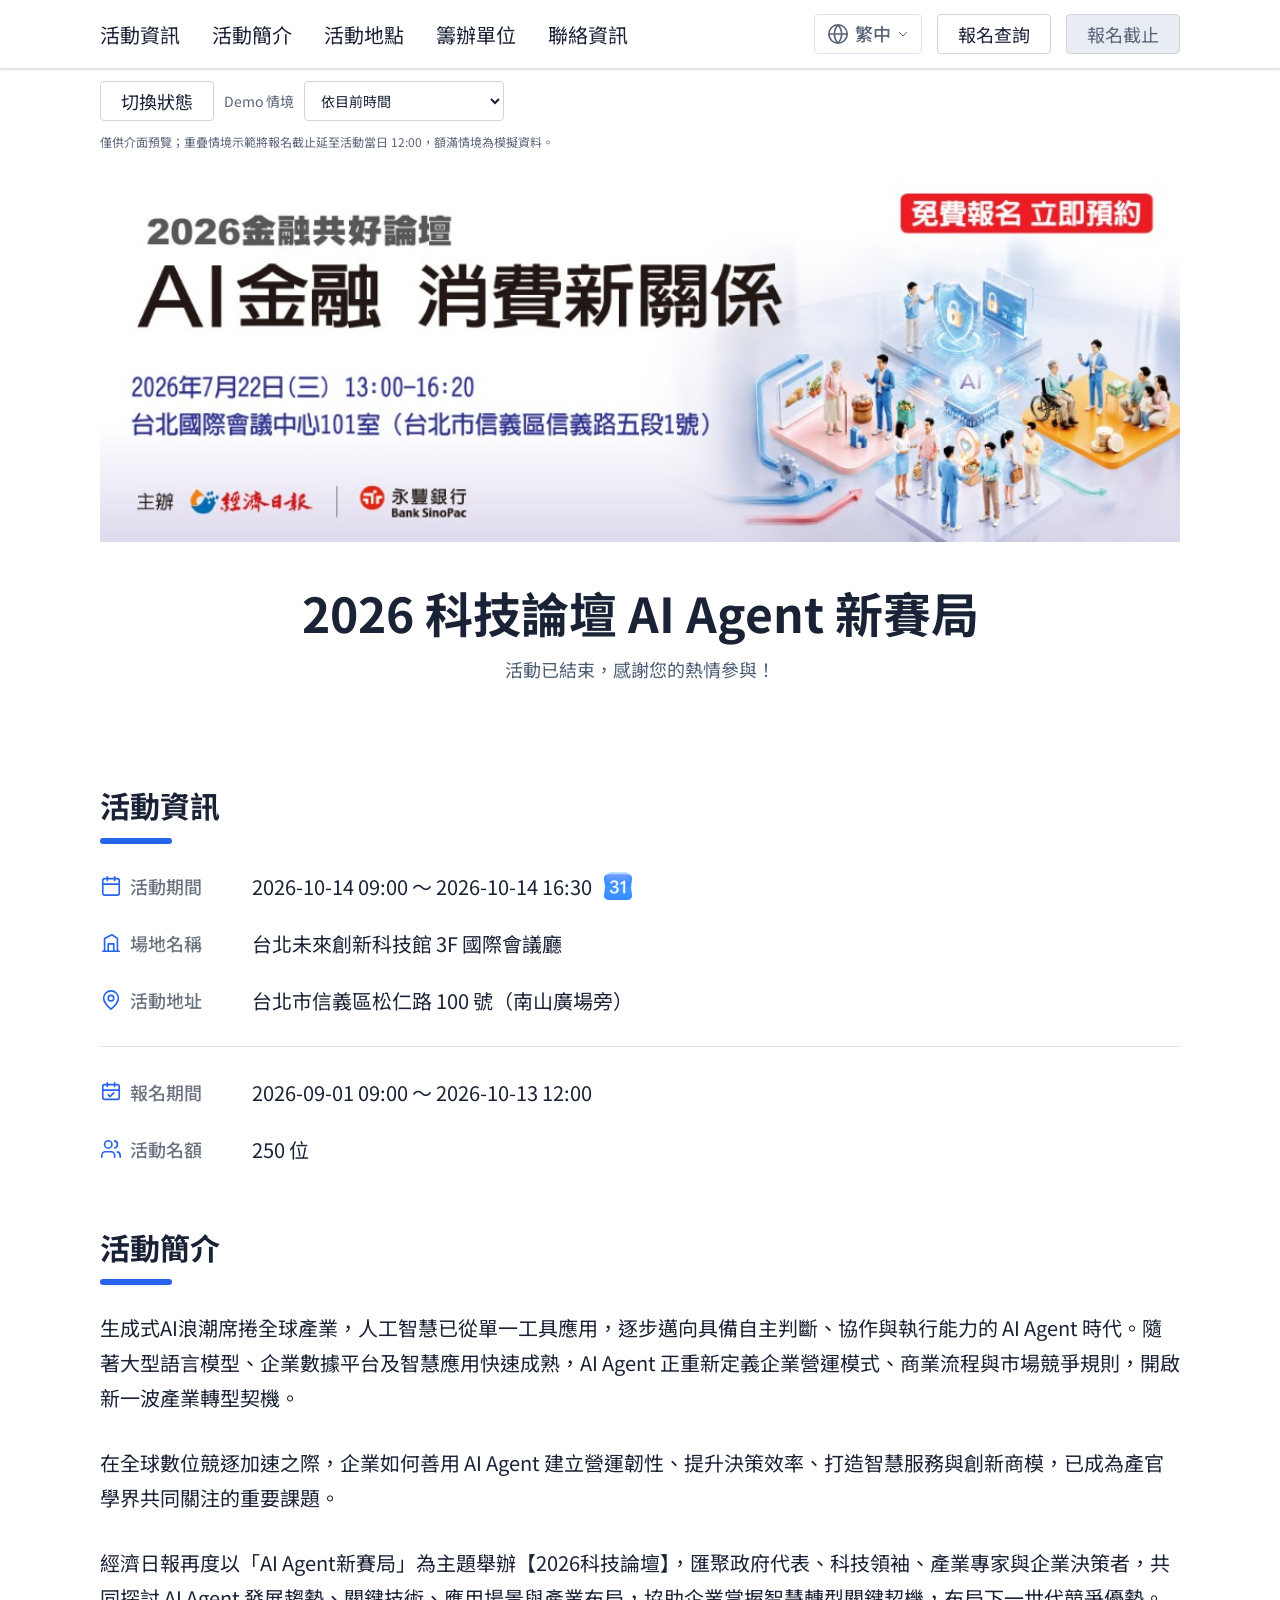
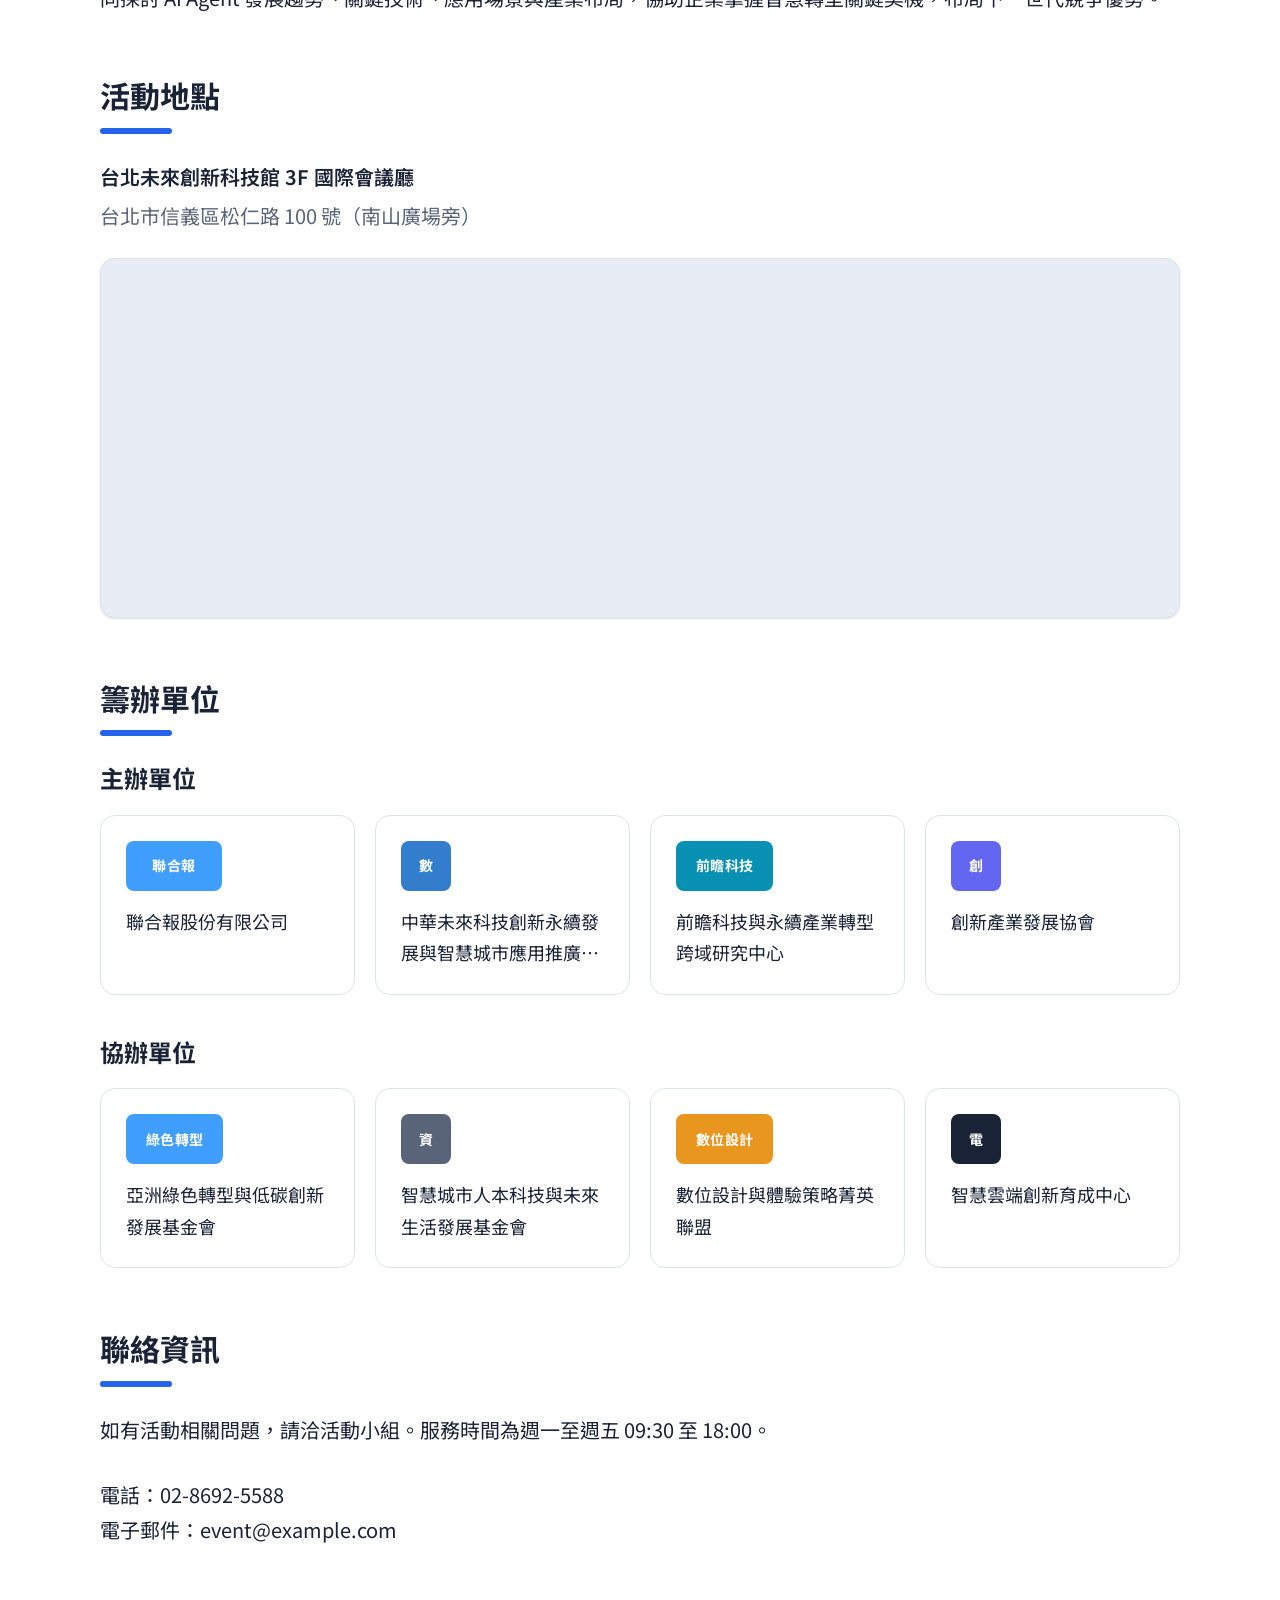
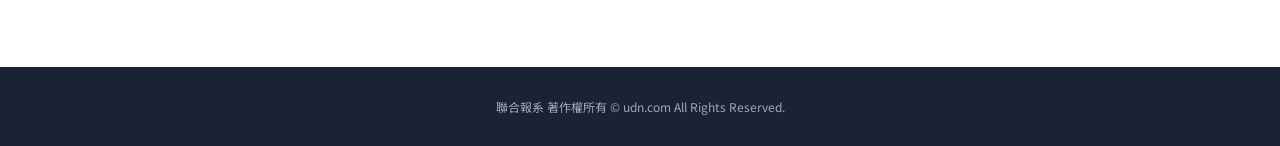
<file: index.html>
<!doctype html>
<html lang="zh-Hant-TW">
<head>
  <meta charset="UTF-8">
  <meta name="viewport" content="width=device-width, initial-scale=1.0">
  <title>2026 科技論壇 AI Agent 新賽局</title>
  <meta name="description" content="經濟日報以「AI Agent新賽局」為主題舉辦【2026科技論壇】，匯聚政府代表、科技領袖、產業專家與企業決策者，探討 AI Agent 發展趨勢、關鍵技術、應用場景與產業布局。歡迎線上報名。">
  <link rel="icon" type="image/svg+xml" href="assets/favicon.svg">
  <link rel="preconnect" href="https://fonts.googleapis.com">
  <link rel="preconnect" href="https://fonts.gstatic.com" crossorigin>
  <link href="https://fonts.googleapis.com/css2?family=Noto+Sans+TC:wght@400;500;600;700&amp;display=swap" rel="stylesheet">
  <link rel="stylesheet" href="css/style.css">
  <script src="js/site.js" defer></script>
</head>
<body>
<div class="shell">
<header class="navbar">
  <div class="container navbar__bar">
    <nav class="navbar__links" aria-label="頁面章節"><a href="#event-info">活動資訊</a><a href="#event-intro">活動簡介</a><a href="#event-location">活動地點</a><a href="#organizers">籌辦單位</a><a href="#contact-info">聯絡資訊</a></nav>
    <button type="button" class="navbar__menu" data-nav-toggle aria-controls="mobile-nav" aria-expanded="false" aria-label="開啟選單"><svg class="icon icon-menu" width="24" height="24" viewBox="0 0 24 24" fill="none" stroke="currentColor" stroke-width="2" stroke-linecap="round" stroke-linejoin="round" aria-hidden="true" focusable="false"><path d="M4 6h16M4 12h16M4 18h16"/></svg><svg class="icon icon-close" width="24" height="24" viewBox="0 0 24 24" fill="none" stroke="currentColor" stroke-width="2" stroke-linecap="round" stroke-linejoin="round" aria-hidden="true" focusable="false"><path d="M6 18L18 6M6 6l12 12"/></svg></button>
    <div class="navbar__actions">
      <details class="lang navbar__lang">
  <summary class="lang__trigger" aria-label="選擇語系"><svg class="icon" width="22" height="22" viewBox="0 0 24 24" fill="none" stroke="currentColor" stroke-width="1.8" stroke-linecap="round" stroke-linejoin="round" aria-hidden="true" focusable="false"><path d="M12 2a10 10 0 1 0 0 20 10 10 0 0 0 0-20z"/><path d="M2 12h20"/><path d="M12 2a15.3 15.3 0 0 1 4 10 15.3 15.3 0 0 1-4 10 15.3 15.3 0 0 1-4-10A15.3 15.3 0 0 1 12 2z"/></svg><span class="lang__current">繁中</span><svg class="icon lang__chevron" width="12" height="12" viewBox="0 0 24 24" fill="none" stroke="currentColor" stroke-width="2" stroke-linecap="round" stroke-linejoin="round" aria-hidden="true" focusable="false"><path d="M19 9l-7 7-7-7"/></svg></summary>
  <ul class="lang__menu">
    <li><a class="lang__option is-active" href="#" aria-current="true">繁中</a></li>
    <li><a class="lang__option" href="#">EN</a></li>
  </ul>
</details>
      <a class="btn btn--secondary" href="query.html">報名查詢</a>
      <a class="btn btn--primary" role="link" aria-disabled="true" aria-describedby="event-status-message" data-registration-action>立即報名</a>
    </div>
  </div>
  <div class="navbar__panel-wrap" id="mobile-nav" hidden>
    <div class="container navbar__panel"><a href="#event-info">活動資訊</a><a href="#event-intro">活動簡介</a><a href="#event-location">活動地點</a><a href="#organizers">籌辦單位</a><a href="#contact-info">聯絡資訊</a><div class="navbar__panel-lang"><details class="lang ">
  <summary class="lang__trigger" aria-label="選擇語系"><svg class="icon" width="22" height="22" viewBox="0 0 24 24" fill="none" stroke="currentColor" stroke-width="1.8" stroke-linecap="round" stroke-linejoin="round" aria-hidden="true" focusable="false"><path d="M12 2a10 10 0 1 0 0 20 10 10 0 0 0 0-20z"/><path d="M2 12h20"/><path d="M12 2a15.3 15.3 0 0 1 4 10 15.3 15.3 0 0 1-4 10 15.3 15.3 0 0 1-4-10A15.3 15.3 0 0 1 12 2z"/></svg><span class="lang__current">繁中</span><svg class="icon lang__chevron" width="12" height="12" viewBox="0 0 24 24" fill="none" stroke="currentColor" stroke-width="2" stroke-linecap="round" stroke-linejoin="round" aria-hidden="true" focusable="false"><path d="M19 9l-7 7-7-7"/></svg></summary>
  <ul class="lang__menu">
    <li><a class="lang__option is-active" href="#" aria-current="true">繁中</a></li>
    <li><a class="lang__option" href="#">EN</a></li>
  </ul>
</details></div>
    </div>
  </div>
</header>
<div class="container status-preview-wrap">
  <div class="status-preview">
    <button type="button" class="btn btn--secondary" data-next-scenario>切換狀態</button>
    <label for="status-scenario">Demo 情境</label>
    <select id="status-scenario" data-status-scenario>
      <option value="auto">依目前時間</option>
      <option value="upcoming">報名尚未開始</option>
      <option value="open">報名中・活動未開始</option>
      <option value="full">報名額滿</option>
      <option value="closed">報名已結束・活動未開始</option>
      <option value="live">報名已結束・活動進行中</option>
      <option value="overlap">報名中・活動進行中</option>
      <option value="ended">活動已結束</option>
    </select>
    <p>僅供介面預覽；重疊情境示範將報名截止延至活動當日 12:00，額滿情境為模擬資料。</p>
  </div>
</div>
<div class="banner"><div class="banner__inner"><img src="assets/banner.jpg" alt="2026 科技論壇 AI Agent 新賽局" width="1024" height="358"></div></div>
<div class="container home__title">
  <h1>2026 科技論壇 AI Agent 新賽局</h1>
  <p class="event-status" id="event-status-message" data-event-status aria-live="polite" aria-atomic="true">活動已結束，感謝您的熱情參與！</p>
</div>
<main class="home__main">
  <div class="container home__sections">
    <section id="event-info">
      <h2>活動資訊</h2>
      <div class="info-list">
        <dl class="fields info-list__primary">
          <div><dt class="label"><svg class="icon info-line__icon" width="22" height="22" viewBox="0 0 24 24" fill="none" stroke="currentColor" stroke-width="1.8" stroke-linecap="round" stroke-linejoin="round" aria-hidden="true" focusable="false"><path d="M5 4h14a2 2 0 0 1 2 2v14a2 2 0 0 1-2 2H5a2 2 0 0 1-2-2V6a2 2 0 0 1 2-2z"/><path d="M16 2v4M8 2v4M3 10h18"/></svg>活動期間</dt><dd><div class="schedule"><span>2026-10-14 09:00 ～ 2026-10-14 16:30</span>
            <a class="calendar-link" href="https://calendar.google.com/calendar/render?action=TEMPLATE&amp;text=2026%20%E7%A7%91%E6%8A%80%E8%AB%96%E5%A3%87%20AI%20Agent%20%E6%96%B0%E8%B3%BD%E5%B1%80&amp;dates=20261014T010000Z/20261014T083000Z&amp;location=%E5%8F%B0%E5%8C%97%E6%9C%AA%E4%BE%86%E5%89%B5%E6%96%B0%E7%A7%91%E6%8A%80%E9%A4%A8%203F%20%E5%9C%8B%E9%9A%9B%E6%9C%83%E8%AD%B0%E5%BB%B3%20%E5%8F%B0%E5%8C%97%E5%B8%82%E4%BF%A1%E7%BE%A9%E5%8D%80%E6%9D%BE%E4%BB%81%E8%B7%AF%20100%20%E8%99%9F%EF%BC%88%E5%8D%97%E5%B1%B1%E5%BB%A3%E5%A0%B4%E6%97%81%EF%BC%89" target="_blank" rel="noopener noreferrer" aria-label="加入 Google 行事曆" title="加入 Google 行事曆"><img class="icon" src="assets/Google_Calendar_icon_(2026).svg.webp" width="28" height="28" alt="" aria-hidden="true"></a></div></dd></div>
          <div><dt class="label"><svg class="icon info-line__icon" width="22" height="22" viewBox="0 0 24 24" fill="none" stroke="currentColor" stroke-width="1.8" stroke-linecap="round" stroke-linejoin="round" aria-hidden="true" focusable="false"><path d="M3 21h18"/><path d="M5 21V7l8-4 6 4v14"/><path d="M9 21v-8h6v8"/></svg>場地名稱</dt><dd>台北未來創新科技館 3F 國際會議廳</dd></div>
          <div><dt class="label"><svg class="icon info-line__icon" width="22" height="22" viewBox="0 0 24 24" fill="none" stroke="currentColor" stroke-width="1.8" stroke-linecap="round" stroke-linejoin="round" aria-hidden="true" focusable="false"><path d="M20 10c0 5-8 12-8 12S4 15 4 10a8 8 0 1 1 16 0z"/><circle cx="12" cy="10" r="3"/></svg>活動地址</dt><dd>台北市信義區松仁路 100 號（南山廣場旁）</dd></div>
        </dl>
        <dl class="fields info-list__secondary">
          <div><dt class="label"><svg class="icon info-line__icon" width="22" height="22" viewBox="0 0 24 24" fill="none" stroke="currentColor" stroke-width="1.8" stroke-linecap="round" stroke-linejoin="round" aria-hidden="true" focusable="false"><path d="M8 2v4M16 2v4"/><path d="M3 10h18"/><path d="M5 4h14a2 2 0 0 1 2 2v12a2 2 0 0 1-2 2H5a2 2 0 0 1-2-2V6a2 2 0 0 1 2-2z"/><path d="M9 15l2 2 4-4"/></svg>報名期間</dt><dd>2026-09-01 09:00 ～ 2026-10-13 12:00</dd></div>
          <div><dt class="label"><svg class="icon info-line__icon" width="22" height="22" viewBox="0 0 24 24" fill="none" stroke="currentColor" stroke-width="1.8" stroke-linecap="round" stroke-linejoin="round" aria-hidden="true" focusable="false"><path d="M16 21v-2a4 4 0 0 0-4-4H6a4 4 0 0 0-4 4v2"/><circle cx="9" cy="7" r="4"/><path d="M22 21v-2a4 4 0 0 0-3-3.87"/><path d="M16 3.13a4 4 0 0 1 0 7.75"/></svg>活動名額</dt><dd>250 位</dd></div>
        </dl>
      </div>
    </section>
    <section id="event-intro">
      <h2>活動簡介</h2>
      <div class="intro"><p>生成式AI浪潮席捲全球產業，人工智慧已從單一工具應用，逐步邁向具備自主判斷、協作與執行能力的 AI Agent 時代。隨著大型語言模型、企業數據平台及智慧應用快速成熟，AI Agent 正重新定義企業營運模式、商業流程與市場競爭規則，開啟新一波產業轉型契機。</p><p>在全球數位競逐加速之際，企業如何善用 AI Agent 建立營運韌性、提升決策效率、打造智慧服務與創新商模，已成為產官學界共同關注的重要課題。</p><p>經濟日報再度以「AI Agent新賽局」為主題舉辦【2026科技論壇】，匯聚政府代表、科技領袖、產業專家與企業決策者，共同探討 AI Agent 發展趨勢、關鍵技術、應用場景與產業布局，協助企業掌握智慧轉型關鍵契機，布局下一世代競爭優勢。</p></div>
    </section>
    <section id="event-location">
      <h2>活動地點</h2>
      <div class="location">
        <div class="location__fields">
          <div>
            <p class="location__venue">台北未來創新科技館 3F 國際會議廳</p>
            <p class="location__address">台北市信義區松仁路 100 號（南山廣場旁）</p>
          </div>
        </div>
        <div class="location__map"><iframe src="https://www.google.com/maps?q=%E5%8F%B0%E5%8C%97%E5%B8%82%E4%BF%A1%E7%BE%A9%E5%8D%80%E6%9D%BE%E4%BB%81%E8%B7%AF%20100%20%E8%99%9F%EF%BC%88%E5%8D%97%E5%B1%B1%E5%BB%A3%E5%A0%B4%E6%97%81%EF%BC%89&amp;hl=zh-TW&amp;output=embed" title="台北未來創新科技館 3F 國際會議廳 地圖" loading="lazy" allowfullscreen referrerpolicy="no-referrer-when-downgrade"></iframe></div>
      </div>
    </section>
    <section id="organizers">
      <h2>籌辦單位</h2>
      <div class="groups">
        <div>
          <h3>主辦單位</h3>
          <ul class="grid">
            <li><a class="org" href="https://www.udngroup.com" target="_blank" rel="noopener noreferrer"><span class="org__logo org__logo--wide" style="background-color:#409EFF">聯合報</span><p class="org__name">聯合報股份有限公司</p></a></li>
            <li><div class="org"><span class="org__logo org__logo--square" style="background-color:#337ecc">數</span><p class="org__name">中華未來科技創新永續發展與智慧城市應用推廣協會</p></div></li>
            <li><a class="org" href="https://example.com" target="_blank" rel="noopener noreferrer"><span class="org__logo org__logo--wide" style="background-color:#0891b2">前瞻科技</span><p class="org__name">前瞻科技與永續產業轉型跨域研究中心</p></a></li>
            <li><div class="org"><span class="org__logo org__logo--square" style="background-color:#6366f1">創</span><p class="org__name">創新產業發展協會</p></div></li>
          </ul>
        </div>
        <div>
          <h3>協辦單位</h3>
          <ul class="grid">
            <li><a class="org" href="https://example.com" target="_blank" rel="noopener noreferrer"><span class="org__logo org__logo--wide" style="background-color:#409EFF">綠色轉型</span><p class="org__name">亞洲綠色轉型與低碳創新發展基金會</p></a></li>
            <li><div class="org"><span class="org__logo org__logo--square" style="background-color:#5a6478">資</span><p class="org__name">智慧城市人本科技與未來生活發展基金會</p></div></li>
            <li><a class="org" href="https://www.itri.org.tw" target="_blank" rel="noopener noreferrer"><span class="org__logo org__logo--wide" style="background-color:#e8961e">數位設計</span><p class="org__name">數位設計與體驗策略菁英聯盟</p></a></li>
            <li><div class="org"><span class="org__logo org__logo--square" style="background-color:#1a2236">電</span><p class="org__name">智慧雲端創新育成中心</p></div></li>
          </ul>
        </div>
      </div>
    </section>
    <section id="contact-info">
      <h2>聯絡資訊</h2>
      <div class="intro contact-content">
        <p>如有活動相關問題，請洽活動小組。服務時間為週一至週五 09:30 至 18:00。</p>
        <p>電話：02-8692-5588<br>電子郵件：event@example.com</p>
      </div>
    </section>
  </div>
</main>
<footer class="footer">聯合報系 著作權所有 © udn.com All Rights Reserved.</footer>
</div>
</body>
</html>
</file>
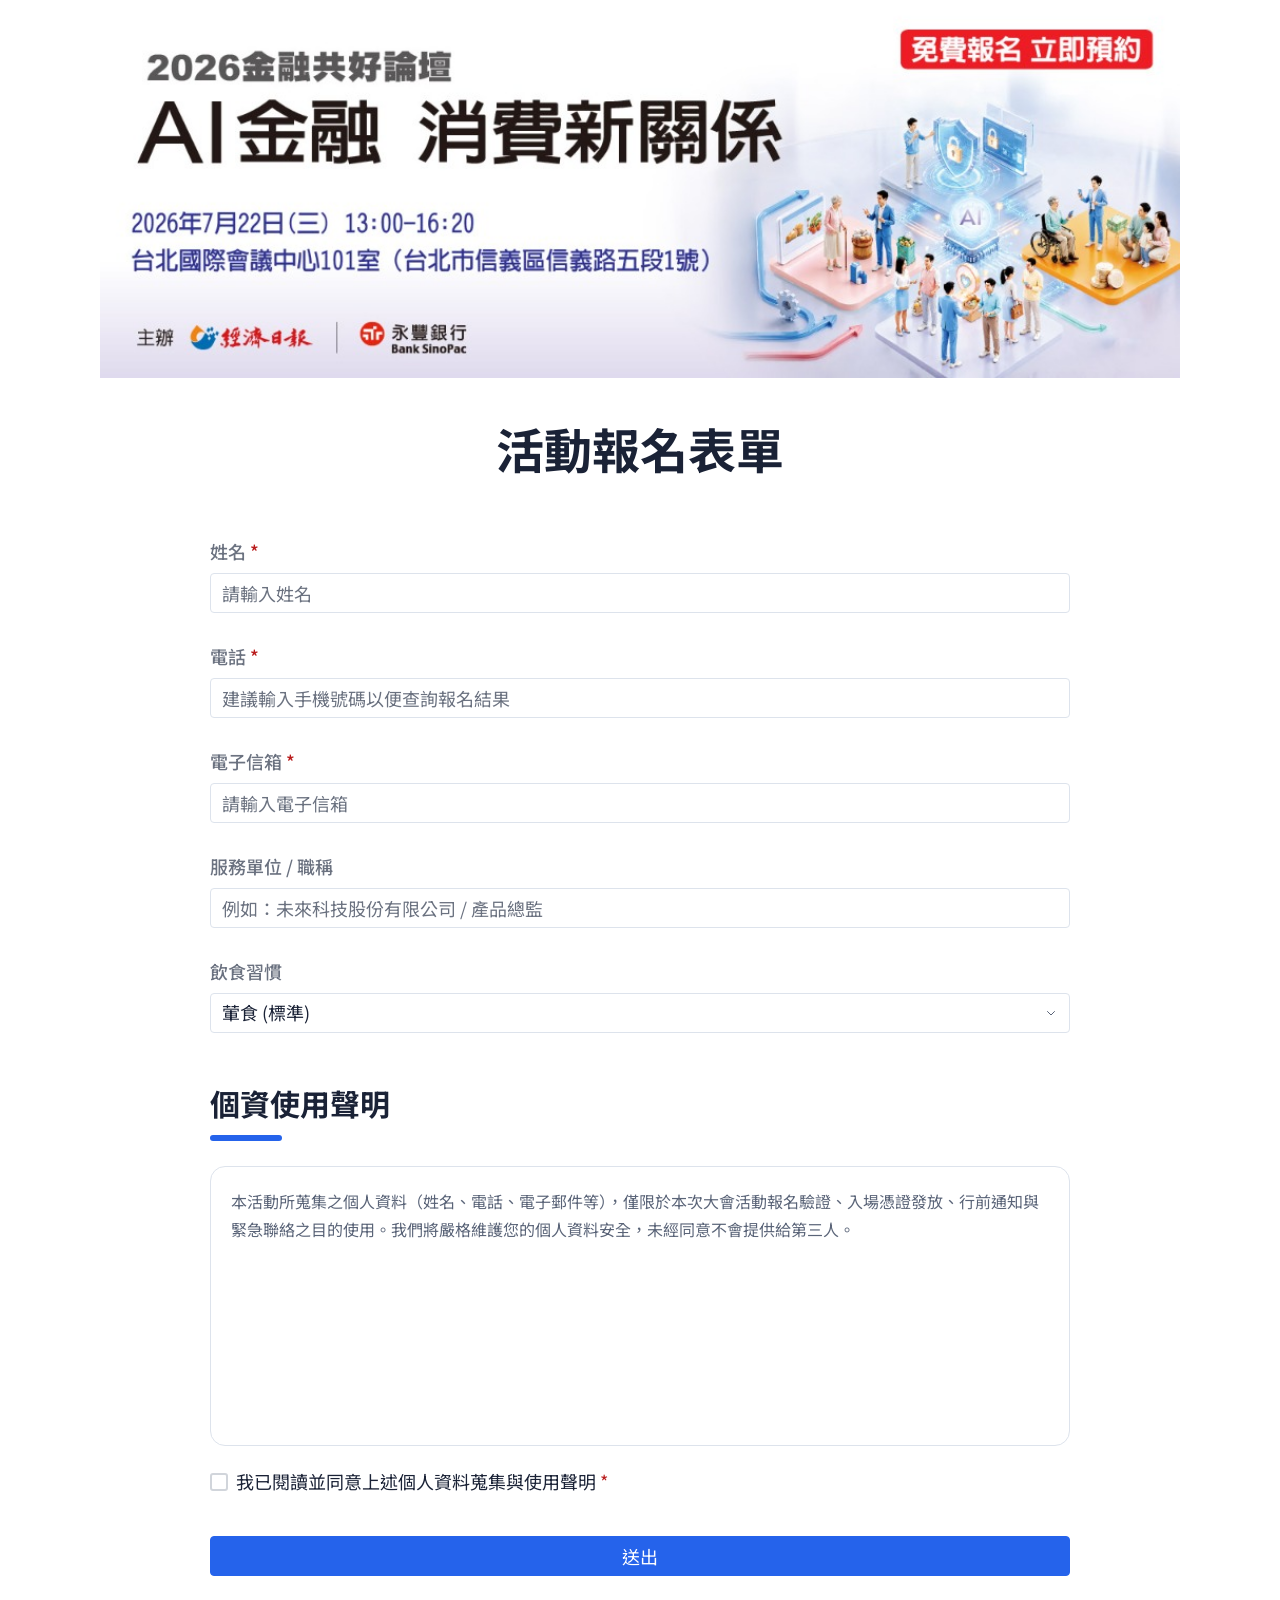
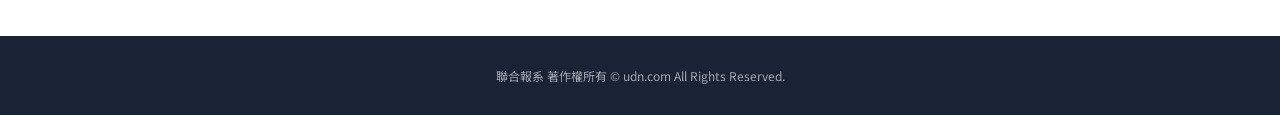
<file: form.html>
<!doctype html>
<html lang="zh-Hant-TW">
<head>
  <meta charset="UTF-8">
  <meta name="viewport" content="width=device-width, initial-scale=1.0">
  <title>報名表單 | 2026 科技論壇 AI Agent 新賽局</title>
  <meta name="description" content="填寫 2026 科技論壇 AI Agent 新賽局活動報名資料並閱讀個資使用聲明。">
  <link rel="icon" type="image/svg+xml" href="assets/favicon.svg">
  <link rel="preconnect" href="https://fonts.googleapis.com">
  <link rel="preconnect" href="https://fonts.gstatic.com" crossorigin>
  <link href="https://fonts.googleapis.com/css2?family=Noto+Sans+TC:wght@400;500;600;700&amp;display=swap" rel="stylesheet">
  <link rel="stylesheet" href="css/style.css">
  <script src="js/site.js" defer></script>
</head>
<body>
<div class="shell">

<div class="banner"><div class="banner__inner"><img src="assets/banner.jpg" alt="2026 科技論壇 AI Agent 新賽局" width="1024" height="358"></div></div>
<main class="container container--narrow shell__content">
<header class="hero"><h1>活動報名表單</h1></header>
<!-- 欄位刻意不設 name：送出時只做瀏覽器驗證並開啟「等待審核中」彈窗，個資不會出現在網址列 -->
<form class="form" method="get" action="payment.html" data-dialog-on-submit="pending">
  <div><label for="attendee-name" class="label field__label">姓名 <span class="required-mark" aria-hidden="true">*</span></label><input id="attendee-name" class="control" type="text" placeholder="請輸入姓名" autocomplete="name" required></div>
  <div><label for="attendee-phone" class="label field__label">電話 <span class="required-mark" aria-hidden="true">*</span></label><input id="attendee-phone" class="control" type="tel" placeholder="建議輸入手機號碼以便查詢報名結果" autocomplete="tel" required></div>
  <div><label for="attendee-email" class="label field__label">電子信箱 <span class="required-mark" aria-hidden="true">*</span></label><input id="attendee-email" class="control" type="email" placeholder="請輸入電子信箱" autocomplete="email" required></div>
  <div><label for="attendee-company-title" class="label field__label">服務單位 / 職稱</label><input id="attendee-company-title" class="control" type="text" placeholder="例如：未來科技股份有限公司 / 產品總監" autocomplete="organization"></div>
  <div><label for="attendee-diet" class="label field__label">飲食習慣</label><select id="attendee-diet" class="control"><option>葷食 (標準)</option><option>素食</option><option>清真飲食</option></select></div>
  <section class="privacy">
    <h2>個資使用聲明</h2>
    <div class="privacy__box" tabindex="0" role="region" aria-label="個資使用聲明全文">本活動所蒐集之個人資料（姓名、電話、電子郵件等），僅限於本次大會活動報名驗證、入場憑證發放、行前通知與緊急聯絡之目的使用。我們將嚴格維護您的個人資料安全，未經同意不會提供給第三人。</div>
    <label class="check"><input id="attendee-agreed" type="checkbox" required><span>我已閱讀並同意上述個人資料蒐集與使用聲明 <span class="required-mark" aria-hidden="true">*</span></span></label>
  </section>
  <button type="submit" class="btn btn--primary btn--block">送出</button>
</form>
<dialog class="modal" id="pending" aria-labelledby="pending-title">
  <div class="modal__dialog">
    <header class="modal__header"><p class="modal__title" id="pending-title">等待審核中</p><button type="button" class="modal__close" data-dialog-close aria-label="關閉"><svg class="icon" width="18" height="18" viewBox="0 0 24 24" fill="none" stroke="currentColor" stroke-width="2" stroke-linecap="round" stroke-linejoin="round" aria-hidden="true" focusable="false"><path d="M6 18L18 6M6 6l12 12"/></svg></button></header>
    <div class="modal__body"><p>主辦單位審核中，請耐心等候，我們會盡快將審核結果寄到您填寫的信箱。若有任何問題請與主辦單位聯絡。</p></div>
    <footer class="modal__footer"><a class="btn btn--primary" href="payment.html">確認</a></footer>
  </div>
</dialog>
</main>
<footer class="footer">聯合報系 著作權所有 © udn.com All Rights Reserved.</footer>
</div>
</body>
</html>
</file>
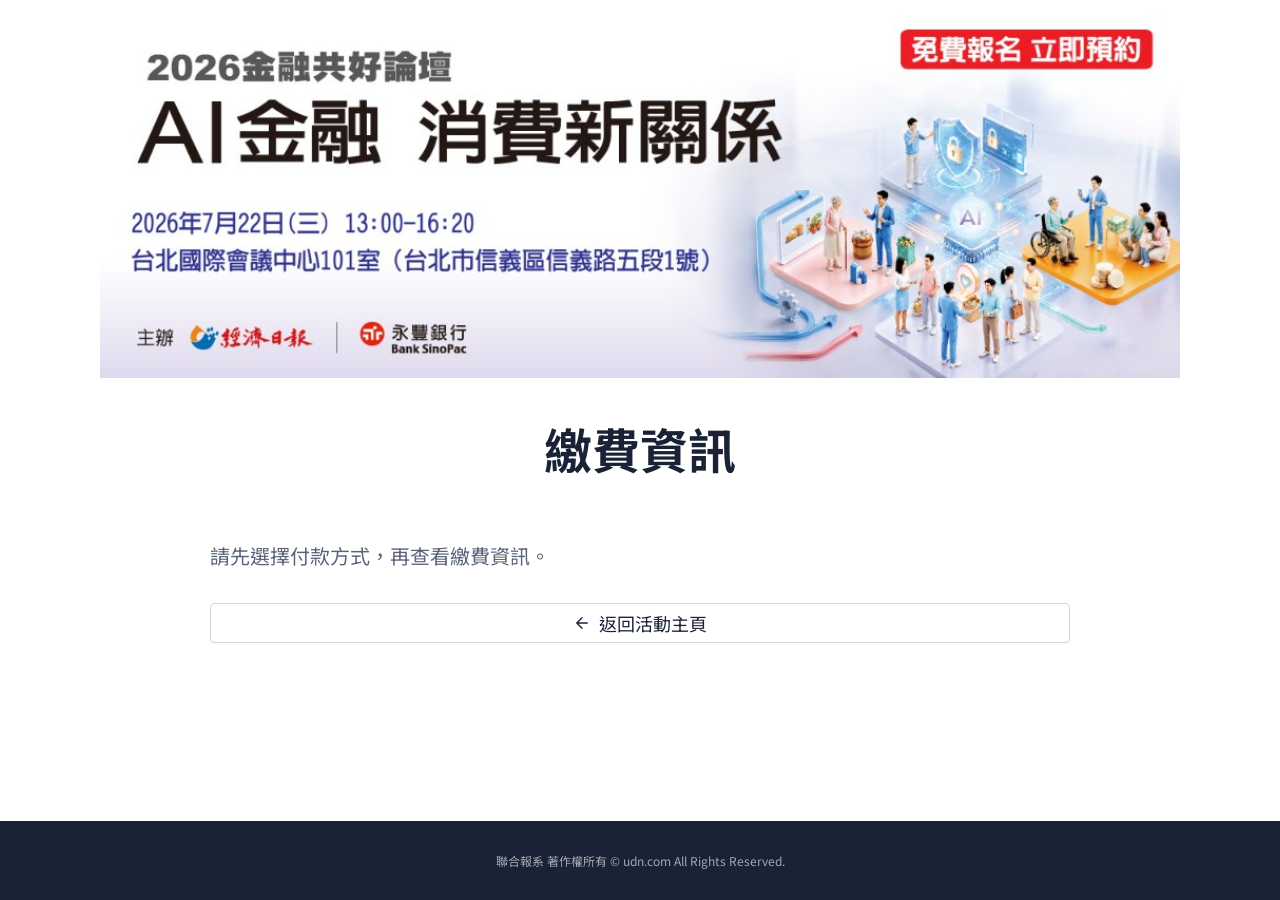
<file: payment-info.html>
<!doctype html>
<html lang="zh-Hant-TW">
  <head>
    <meta charset="UTF-8" />
    <meta name="viewport" content="width=device-width, initial-scale=1.0" />
    <title>繳費資訊 | 2026 科技論壇 AI Agent 新賽局</title>
    <meta name="description" content="查看超商代碼或 ATM 轉帳的繳費資訊。" />
    <link rel="icon" type="image/svg+xml" href="assets/favicon.svg" />
    <link rel="preconnect" href="https://fonts.googleapis.com" />
    <link rel="preconnect" href="https://fonts.gstatic.com" crossorigin />
    <link
      href="https://fonts.googleapis.com/css2?family=Noto+Sans+TC:wght@400;500;600;700&amp;display=swap"
      rel="stylesheet"
    />
    <link rel="stylesheet" href="css/style.css" />
    <script src="js/site.js" defer></script>
  </head>
  <body>
    <div class="shell">
      <div class="banner">
        <div class="banner__inner">
          <img
            src="assets/banner.jpg"
            alt="2026 科技論壇 AI Agent 新賽局"
            width="1024"
            height="358"
          />
        </div>
      </div>
      <main
        class="container container--narrow shell__content payment-info"
        data-payment-info
      >
        <header class="hero"><h1>繳費資訊</h1></header>
        <div data-payment-info-content hidden>
          <div class="card card--padded">
            <dl>
              <div class="row">
                <dt class="label row__label">應繳金額</dt>
                <dd class="row__value">NT$ 250</dd>
              </div>
              <div class="row">
                <dt class="label row__label">繳費期限</dt>
                <dd class="row__value payment-info__deadline">
                  <time datetime="2026-11-13T23:59:59+08:00"
                    >2026-11-13 23:59:59</time
                  >
                </dd>
              </div>
              <!-- Demo 不產生可用的繳款代碼；正式串接時置換為金流回應。 -->
              <div class="row" data-payment-details="atm" hidden>
                <dt class="label row__label">銀行代碼</dt>
                <dd class="row__value">銀行代碼（示意）</dd>
              </div>
              <div class="row" data-payment-details="atm" hidden>
                <dt class="label row__label">轉帳代碼</dt>
                <dd class="row__value">ATM-XXXX-XXXX-XXXX（示意）</dd>
              </div>
              <div class="row" data-payment-details="convenience-store" hidden>
                <dt class="label row__label">超商繳費代碼</dt>
                <dd class="row__value">CVS-XXXX-XXXX-XXXX（示意）</dd>
              </div>
            </dl>
          </div>
          <p class="payment-info__notice">
            請於繳費期限前完成付款，逾期需重新報名。
          </p>
        </div>
        <p class="payment-info__notice" data-payment-info-missing>
          請先<a href="payment.html">選擇付款方式</a>，再查看繳費資訊。
        </p>
        <a class="btn btn--secondary btn--block" href="index.html"
          ><svg
            class="icon"
            width="18"
            height="18"
            viewBox="0 0 24 24"
            fill="none"
            stroke="currentColor"
            stroke-width="1.8"
            stroke-linecap="round"
            stroke-linejoin="round"
            aria-hidden="true"
            focusable="false"
          >
            <path d="M19 12H5M12 19l-7-7 7-7" /></svg
          >返回活動主頁</a
        >
      </main>
      <footer class="footer">
        聯合報系 著作權所有 © udn.com All Rights Reserved.
      </footer>
    </div>
  </body>
</html>
</file>
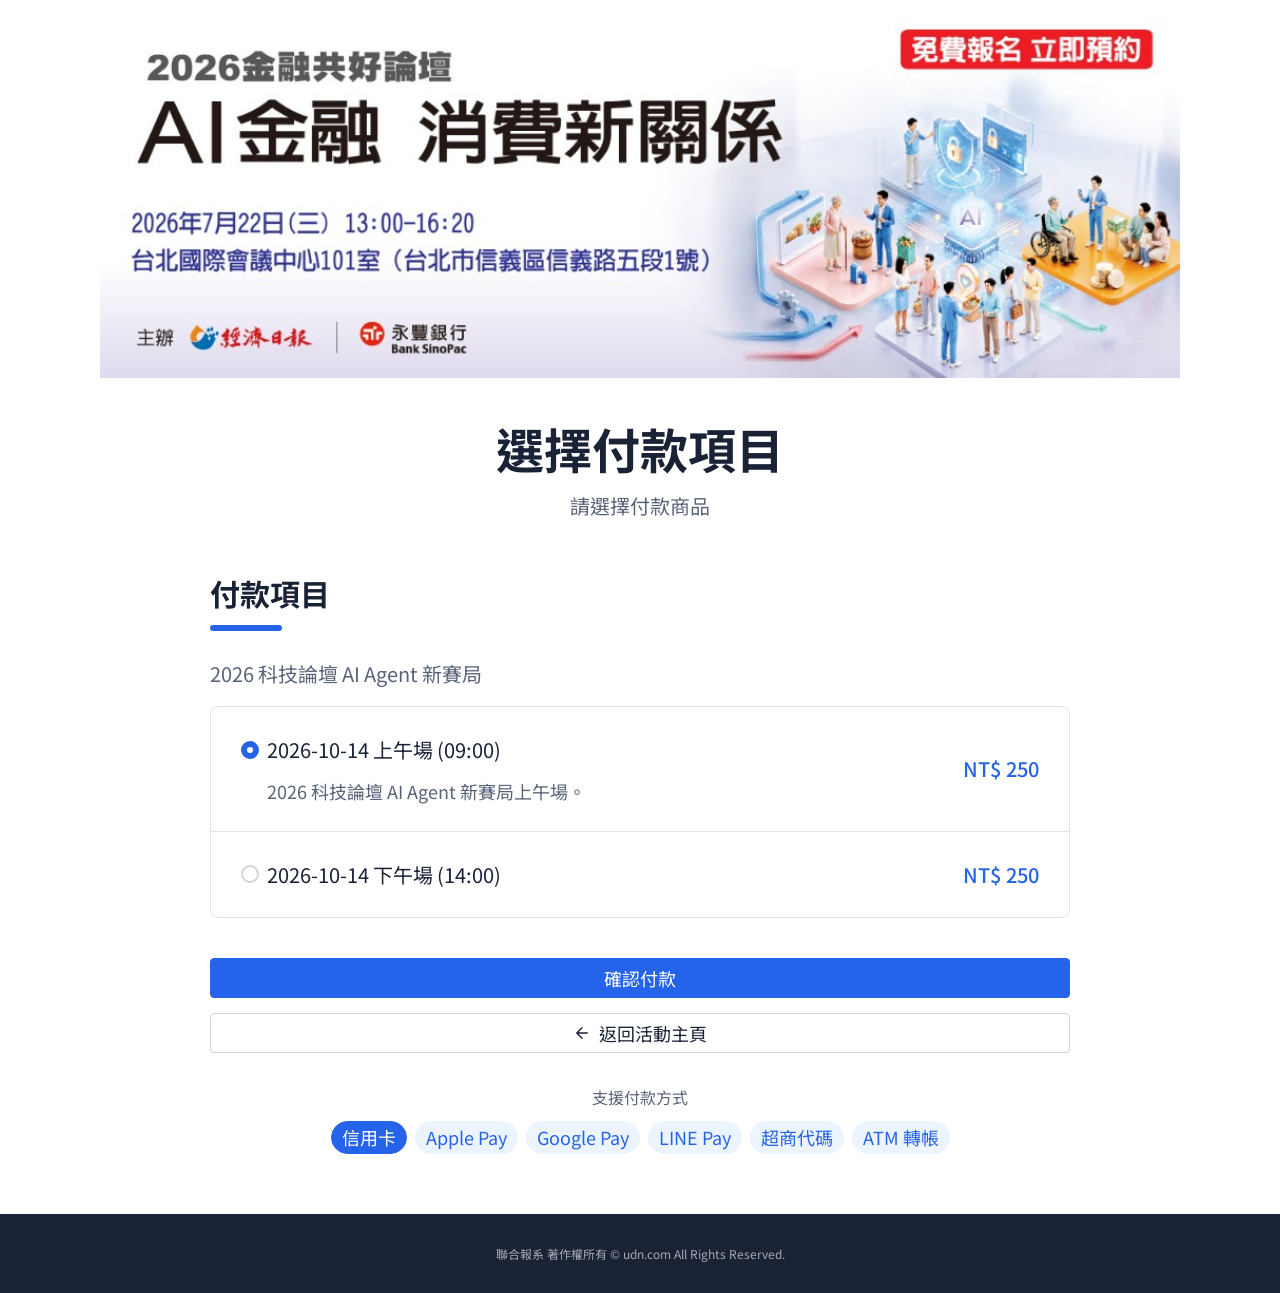
<file: payment.html>
<!doctype html>
<html lang="zh-Hant-TW">
<head>
  <meta charset="UTF-8">
  <meta name="viewport" content="width=device-width, initial-scale=1.0">
  <title>付款 | 2026 科技論壇 AI Agent 新賽局</title>
  <meta name="description" content="選擇 2026 科技論壇 AI Agent 新賽局的參加場次與付款項目。">
  <link rel="icon" type="image/svg+xml" href="assets/favicon.svg">
  <link rel="preconnect" href="https://fonts.googleapis.com">
  <link rel="preconnect" href="https://fonts.gstatic.com" crossorigin>
  <link href="https://fonts.googleapis.com/css2?family=Noto+Sans+TC:wght@400;500;600;700&amp;display=swap" rel="stylesheet">
  <link rel="stylesheet" href="css/style.css">
  <script src="js/site.js" defer></script>
</head>
<body>
<div class="shell">

<div class="banner"><div class="banner__inner"><img src="assets/banner.jpg" alt="2026 科技論壇 AI Agent 新賽局" width="1024" height="358"></div></div>
<main class="container container--narrow shell__content">
<header class="hero"><h1>選擇付款項目</h1><p class="payment-greeting" data-payment-greeting>請選擇付款商品</p></header>
<form id="payment-form" method="get" action="success.html" data-payment-form>
<section class="block"><h2 id="payment-heading">付款項目</h2>
  <p class="payment-event">2026 科技論壇 AI Agent 新賽局</p>
  <div class="card">
    <div role="radiogroup" aria-labelledby="payment-heading">
      <label class="option">
        <span class="option__content">
          <span class="option__choice"><input type="radio" name="payment-option" value="0" aria-describedby="morning-description" checked><span>2026-10-14 上午場 (09:00)</span></span>
          <!-- 商品說明示意；正式串接時使用新增／編輯商品所儲存的說明，空白時不輸出此元素及 aria-describedby。 -->
          <span class="option__description" id="morning-description">2026 科技論壇 AI Agent 新賽局上午場。</span>
        </span>
        <span class="option__price">NT$ 250</span>
      </label>
      <label class="option">
        <span class="option__content">
          <span class="option__choice"><input type="radio" name="payment-option" value="1"><span>2026-10-14 下午場 (14:00)</span></span>
        </span>
        <span class="option__price">NT$ 250</span>
      </label>
    </div>
  </div>
</section>
<div class="actions">
  <button type="submit" class="btn btn--primary btn--block">確認付款</button>
  <a class="btn btn--secondary btn--block" href="index.html"><svg class="icon" width="18" height="18" viewBox="0 0 24 24" fill="none" stroke="currentColor" stroke-width="1.8" stroke-linecap="round" stroke-linejoin="round" aria-hidden="true" focusable="false"><path d="M19 12H5M12 19l-7-7 7-7"/></svg>返回活動主頁</a>
</div>
</form>
<section class="payment-methods" aria-labelledby="payment-methods-heading">
  <p id="payment-methods-heading">支援付款方式</p>
  <ul class="payment-methods__list">
    <li><label class="payment-method"><input type="radio" name="payment-method" value="credit-card" form="payment-form" checked><span>信用卡</span></label></li>
    <li><label class="payment-method"><input type="radio" name="payment-method" value="apple-pay" form="payment-form"><span>Apple Pay</span></label></li>
    <li><label class="payment-method"><input type="radio" name="payment-method" value="google-pay" form="payment-form"><span>Google Pay</span></label></li>
    <li><label class="payment-method"><input type="radio" name="payment-method" value="line-pay" form="payment-form"><span>LINE Pay</span></label></li>
    <li><label class="payment-method"><input type="radio" name="payment-method" value="convenience-store" form="payment-form"><span>超商代碼</span></label></li>
    <li><label class="payment-method"><input type="radio" name="payment-method" value="atm" form="payment-form"><span>ATM 轉帳</span></label></li>
  </ul>
</section>
</main>
</div>
<footer class="footer">聯合報系 著作權所有 © udn.com All Rights Reserved.</footer>
</div>
</body>
</html>
</file>
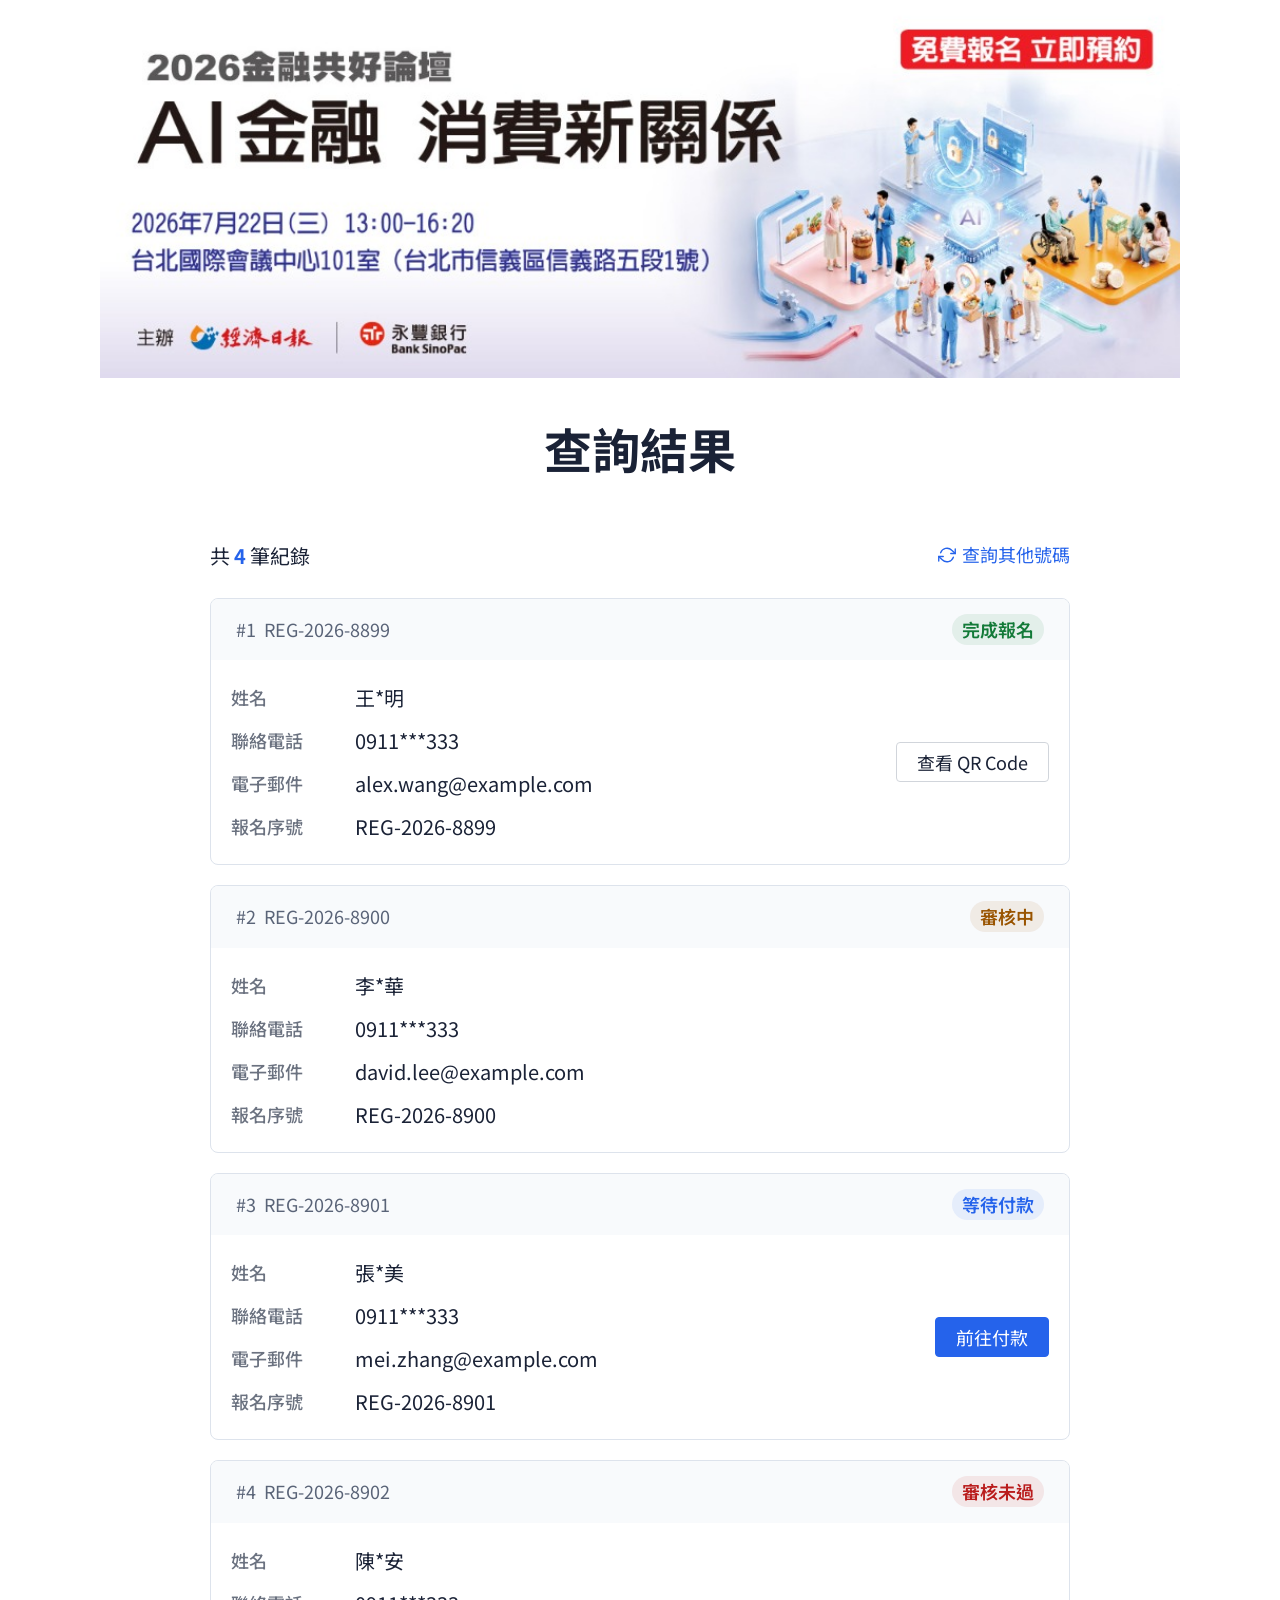
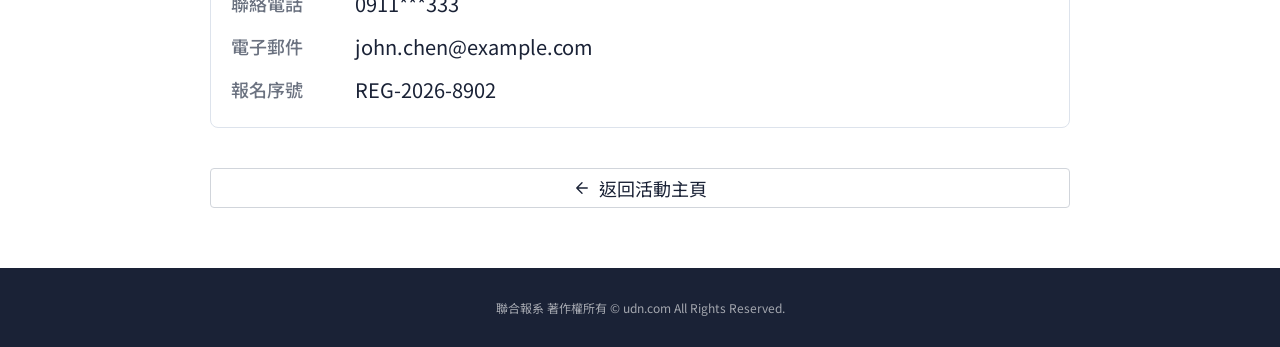
<file: query-result.html>
<!doctype html>
<html lang="zh-Hant-TW">
<head>
  <meta charset="UTF-8">
  <meta name="viewport" content="width=device-width, initial-scale=1.0">
  <title>查詢結果 | 2026 科技論壇 AI Agent 新賽局</title>
  <meta name="description" content="查看 2026 科技論壇報名紀錄、審核狀態、付款狀態與電子憑證。">
  <link rel="icon" type="image/svg+xml" href="assets/favicon.svg">
  <link rel="preconnect" href="https://fonts.googleapis.com">
  <link rel="preconnect" href="https://fonts.gstatic.com" crossorigin>
  <link href="https://fonts.googleapis.com/css2?family=Noto+Sans+TC:wght@400;500;600;700&amp;display=swap" rel="stylesheet">
  <link rel="stylesheet" href="css/style.css">
  <script src="js/site.js" defer></script>
</head>
<body>
<div class="shell">

<div class="banner"><div class="banner__inner"><img src="assets/banner.jpg" alt="2026 科技論壇 AI Agent 新賽局" width="1024" height="358"></div></div>
<main class="container container--narrow shell__content">
<header class="hero"><h1>查詢結果</h1></header>
<div class="summary"><span>共 <strong class="summary__count">4</strong> 筆紀錄</span>
  <a class="summary__again" href="query.html"><svg class="icon" width="18" height="18" viewBox="0 0 24 24" fill="none" stroke="currentColor" stroke-width="1.8" stroke-linecap="round" stroke-linejoin="round" aria-hidden="true" focusable="false"><path d="M23 4v6h-6M1 20v-6h6"/><path d="M3.51 9a9 9 0 0 1 14.85-3.36L23 10M1 14l4.64 4.36A9 9 0 0 0 20.49 15"/></svg>查詢其他號碼</a></div>
<ul class="results"><li><div class="card">
  <div class="result__head"><span class="result__no">#1&nbsp;&nbsp;REG-2026-8899</span><span class="tag tag--success">完成報名</span></div>
  <div class="result__body"><div class="result__info"><dl><div class="row"><dt class="label row__label">姓名</dt><dd class="row__value">王*明</dd></div><div class="row"><dt class="label row__label">聯絡電話</dt><dd class="row__value">0911***333</dd></div><div class="row"><dt class="label row__label">電子郵件</dt><dd class="row__value">alex.wang@example.com</dd></div><div class="row"><dt class="label row__label">報名序號</dt><dd class="row__value">REG-2026-8899</dd></div></dl></div><div class="result__action"><button type="button" class="btn btn--secondary" data-dialog-target="ticket-REG-2026-8899">查看 QR Code</button></div></div>
</div></li><li><div class="card">
  <div class="result__head"><span class="result__no">#2&nbsp;&nbsp;REG-2026-8900</span><span class="tag tag--warning">審核中</span></div>
  <div class="result__body"><div class="result__info"><dl><div class="row"><dt class="label row__label">姓名</dt><dd class="row__value">李*華</dd></div><div class="row"><dt class="label row__label">聯絡電話</dt><dd class="row__value">0911***333</dd></div><div class="row"><dt class="label row__label">電子郵件</dt><dd class="row__value">david.lee@example.com</dd></div><div class="row"><dt class="label row__label">報名序號</dt><dd class="row__value">REG-2026-8900</dd></div></dl></div></div>
</div></li><li><div class="card">
  <div class="result__head"><span class="result__no">#3&nbsp;&nbsp;REG-2026-8901</span><span class="tag tag--primary">等待付款</span></div>
  <div class="result__body"><div class="result__info"><dl><div class="row"><dt class="label row__label">姓名</dt><dd class="row__value">張*美</dd></div><div class="row"><dt class="label row__label">聯絡電話</dt><dd class="row__value">0911***333</dd></div><div class="row"><dt class="label row__label">電子郵件</dt><dd class="row__value">mei.zhang@example.com</dd></div><div class="row"><dt class="label row__label">報名序號</dt><dd class="row__value">REG-2026-8901</dd></div></dl></div><div class="result__action"><a class="btn btn--primary" href="payment.html">前往付款</a></div></div>
</div></li><li><div class="card">
  <div class="result__head"><span class="result__no">#4&nbsp;&nbsp;REG-2026-8902</span><span class="tag tag--danger">審核未過</span></div>
  <div class="result__body"><div class="result__info"><dl><div class="row"><dt class="label row__label">姓名</dt><dd class="row__value">陳*安</dd></div><div class="row"><dt class="label row__label">聯絡電話</dt><dd class="row__value">0911***333</dd></div><div class="row"><dt class="label row__label">電子郵件</dt><dd class="row__value">john.chen@example.com</dd></div><div class="row"><dt class="label row__label">報名序號</dt><dd class="row__value">REG-2026-8902</dd></div></dl></div></div>
</div></li></ul>
<a class="btn btn--secondary btn--block" href="index.html"><svg class="icon" width="18" height="18" viewBox="0 0 24 24" fill="none" stroke="currentColor" stroke-width="1.8" stroke-linecap="round" stroke-linejoin="round" aria-hidden="true" focusable="false"><path d="M19 12H5M12 19l-7-7 7-7"/></svg>返回活動主頁</a>
<dialog class="modal modal--ticket" id="ticket-REG-2026-8899" aria-labelledby="ticket-REG-2026-8899-title">
  <div class="modal__dialog">
    <header class="modal__header"><p class="modal__title" id="ticket-REG-2026-8899-title">電子憑證</p><button type="button" class="modal__close" data-dialog-close aria-label="關閉"><svg class="icon" width="18" height="18" viewBox="0 0 24 24" fill="none" stroke="currentColor" stroke-width="2" stroke-linecap="round" stroke-linejoin="round" aria-hidden="true" focusable="false"><path d="M6 18L18 6M6 6l12 12"/></svg></button></header>
    <div class="modal__body"><div class="ticket"><div class="qr"><svg width="180" height="180" viewBox="0 0 100 100" fill="currentColor" role="img" aria-label="電子憑證 QR Code（示意）"><rect x="1" y="1" width="12" height="12" rx="1"/><rect x="15" y="1" width="12" height="12" rx="1"/><rect x="43" y="1" width="12" height="12" rx="1"/><rect x="71" y="1" width="12" height="12" rx="1"/><rect x="85" y="1" width="12" height="12" rx="1"/><rect x="1" y="15" width="12" height="12" rx="1"/><rect x="15" y="15" width="12" height="12" rx="1"/><rect x="57" y="15" width="12" height="12" rx="1"/><rect x="71" y="15" width="12" height="12" rx="1"/><rect x="85" y="15" width="12" height="12" rx="1"/><rect x="1" y="43" width="12" height="12" rx="1"/><rect x="43" y="43" width="12" height="12" rx="1"/><rect x="85" y="43" width="12" height="12" rx="1"/><rect x="15" y="57" width="12" height="12" rx="1"/><rect x="57" y="57" width="12" height="12" rx="1"/><rect x="1" y="71" width="12" height="12" rx="1"/><rect x="15" y="71" width="12" height="12" rx="1"/><rect x="1" y="85" width="12" height="12" rx="1"/><rect x="15" y="85" width="12" height="12" rx="1"/><rect x="43" y="85" width="12" height="12" rx="1"/><rect x="85" y="85" width="12" height="12" rx="1"/></svg></div><span class="ticket__no">REG-2026-8899</span>
      <button type="button" class="btn btn--primary btn--block" data-print>列印</button></div></div>
    
  </div>
</dialog>
</main>
<footer class="footer">聯合報系 著作權所有 © udn.com All Rights Reserved.</footer>
</div>
</body>
</html>
</file>
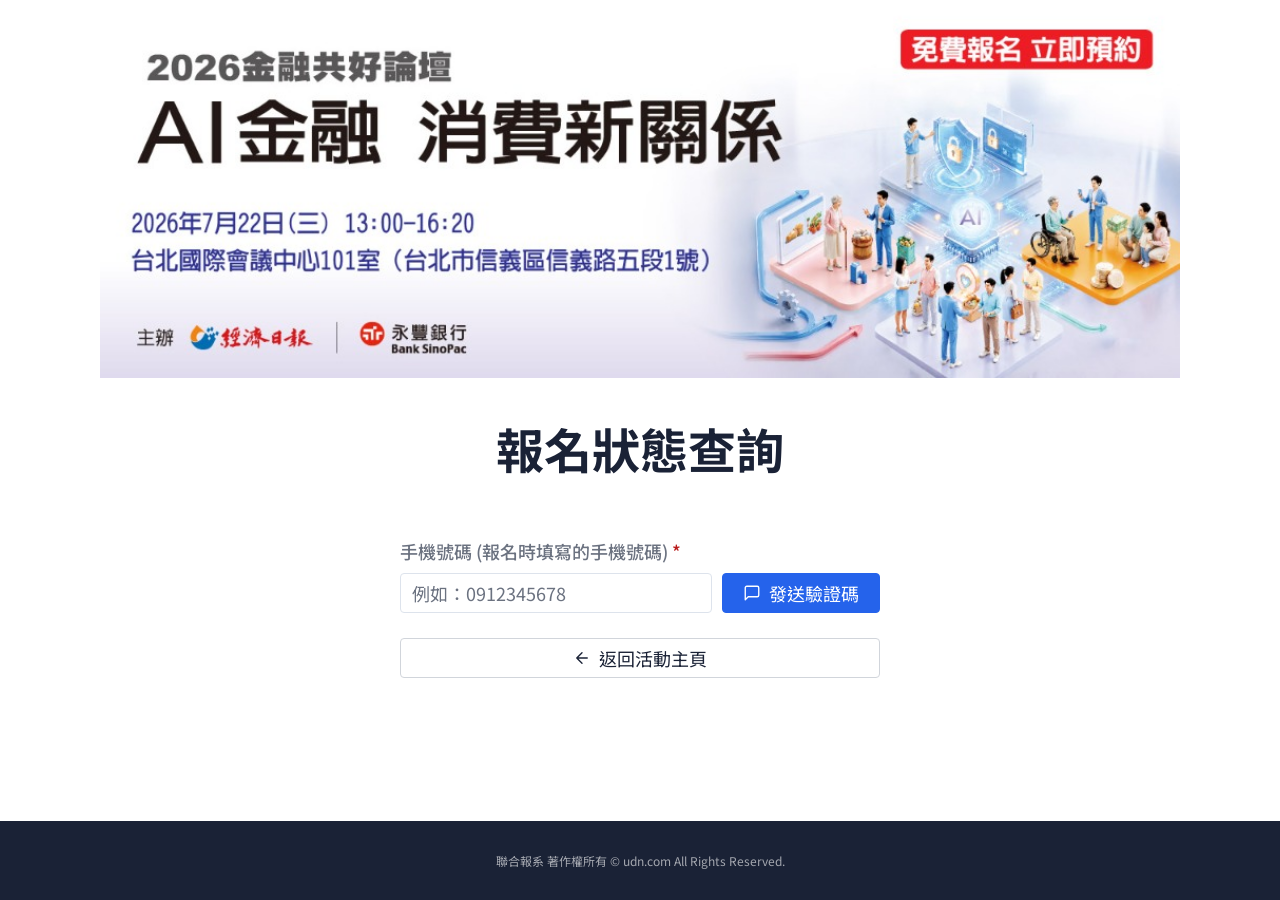
<file: query.html>
<!doctype html>
<html lang="zh-Hant-TW">
<head>
  <meta charset="UTF-8">
  <meta name="viewport" content="width=device-width, initial-scale=1.0">
  <title>報名查詢 | 2026 科技論壇 AI Agent 新賽局</title>
  <meta name="description" content="透過手機號碼與簡訊驗證碼查詢 2026 科技論壇報名狀態。">
  <link rel="icon" type="image/svg+xml" href="assets/favicon.svg">
  <link rel="preconnect" href="https://fonts.googleapis.com">
  <link rel="preconnect" href="https://fonts.gstatic.com" crossorigin>
  <link href="https://fonts.googleapis.com/css2?family=Noto+Sans+TC:wght@400;500;600;700&amp;display=swap" rel="stylesheet">
  <link rel="stylesheet" href="css/style.css">
  <script src="js/site.js" defer></script>
</head>
<body>
<div class="shell">

<div class="banner"><div class="banner__inner"><img src="assets/banner.jpg" alt="2026 科技論壇 AI Agent 新賽局" width="1024" height="358"></div></div>
<main class="container container--narrow shell__content">
<div class="query"><div class="query__inner">
  <header class="hero"><h1>報名狀態查詢</h1></header>
  <form class="query__fields" method="get" action="query-result.html">
    <div>
      <label for="query-phone" class="label field__label">手機號碼 (報名時填寫的手機號碼) <span class="required-mark" aria-hidden="true">*</span></label>
      <div class="query__phone-row">
        <div class="query__phone-field">
          <input id="query-phone" class="control" name="phone" type="tel" inputmode="numeric" pattern="09[0-9]{8}" minlength="10" maxlength="10" placeholder="例如：0912345678" autocomplete="tel" aria-describedby="query-phone-error" required>
          <p class="field-error" id="query-phone-error" role="alert">手機號碼格式錯誤，請輸入 09 開頭的 10 碼數字。</p>
        </div>
        <button type="button" class="btn btn--primary query__send" data-send-otp aria-controls="otp-step" aria-expanded="false"><svg class="icon" width="18" height="18" viewBox="0 0 24 24" fill="none" stroke="currentColor" stroke-width="1.8" stroke-linecap="round" stroke-linejoin="round" aria-hidden="true" focusable="false"><path d="M21 15a2 2 0 0 1-2 2H7l-4 4V5a2 2 0 0 1 2-2h14a2 2 0 0 1 2 2z"/></svg><span class="is-idle">發送驗證碼</span><span class="is-sent" aria-live="polite">已發送</span></button>
      </div>
    </div>
    <div class="query__otp" id="otp-step" hidden>
      <div>
        <label for="query-otp" class="label field__label">簡訊驗證碼 <span class="required-mark" aria-hidden="true">*</span></label>
        <input id="query-otp" class="control" name="otp" type="text" inputmode="numeric" pattern="[0-9]{6}" maxlength="6" minlength="6" autocomplete="one-time-code" placeholder="請輸入 6 位數驗證碼" required>
      </div>
      <button type="submit" class="btn btn--primary btn--block">送出</button>
    </div>
    <a class="btn btn--secondary btn--block" href="index.html"><svg class="icon" width="18" height="18" viewBox="0 0 24 24" fill="none" stroke="currentColor" stroke-width="1.8" stroke-linecap="round" stroke-linejoin="round" aria-hidden="true" focusable="false"><path d="M19 12H5M12 19l-7-7 7-7"/></svg>返回活動主頁</a>
  </form>
</div></div>
</main>
<footer class="footer">聯合報系 著作權所有 © udn.com All Rights Reserved.</footer>
</div>
</body>
</html>
</file>
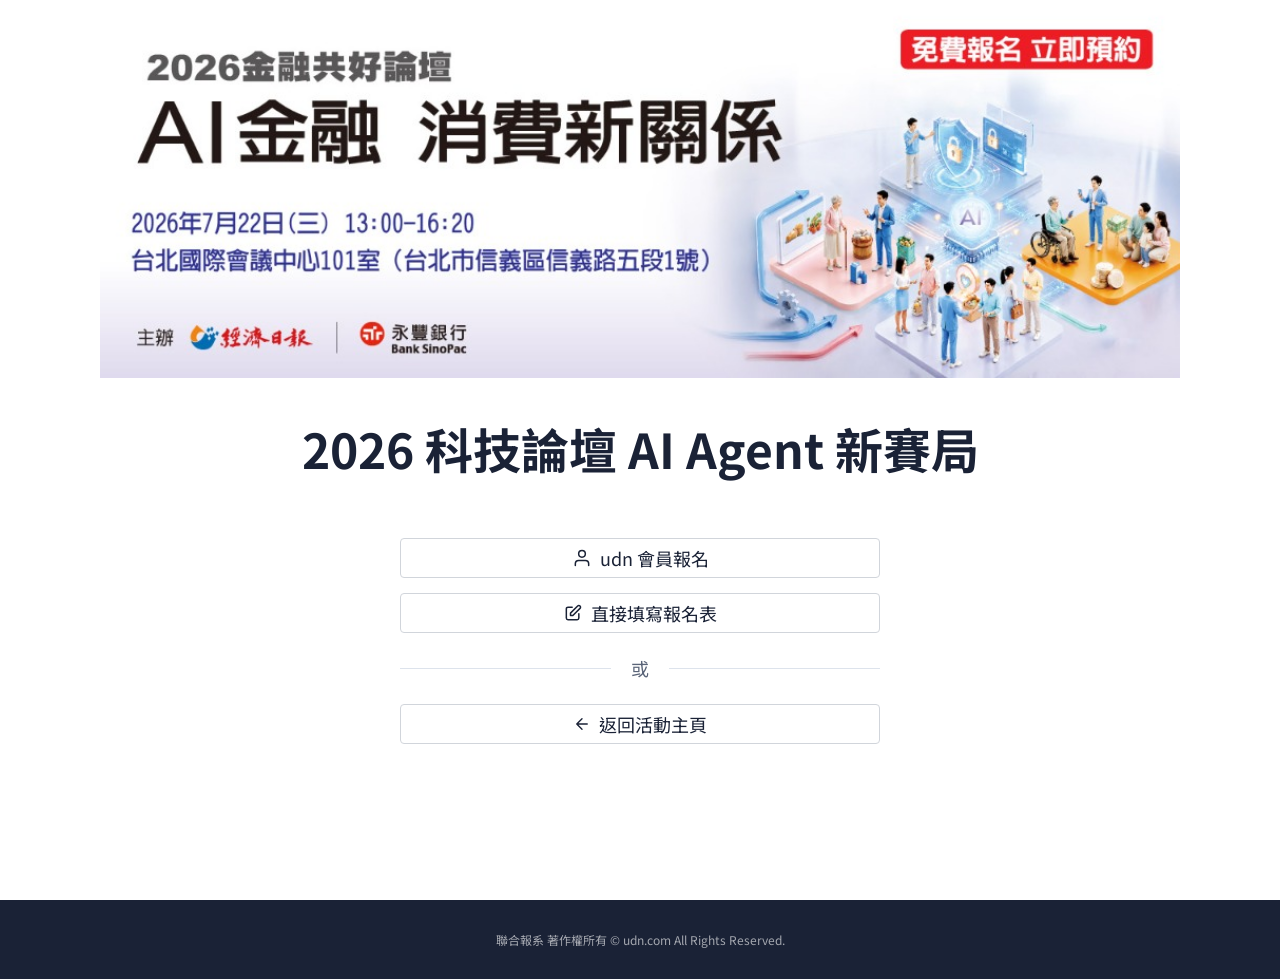
<file: register.html>
<!doctype html>
<html lang="zh-Hant-TW">
<head>
  <meta charset="UTF-8">
  <meta name="viewport" content="width=device-width, initial-scale=1.0">
  <title>報名 | 2026 科技論壇 AI Agent 新賽局</title>
  <meta name="description" content="選擇 udn 會員報名或直接填寫表單，完成 2026 科技論壇 AI Agent 新賽局活動報名。">
  <link rel="icon" type="image/svg+xml" href="assets/favicon.svg">
  <link rel="preconnect" href="https://fonts.googleapis.com">
  <link rel="preconnect" href="https://fonts.gstatic.com" crossorigin>
  <link href="https://fonts.googleapis.com/css2?family=Noto+Sans+TC:wght@400;500;600;700&amp;display=swap" rel="stylesheet">
  <link rel="stylesheet" href="css/style.css">
</head>
<body>
<div class="shell">

<div class="banner"><div class="banner__inner"><img src="assets/banner.jpg" alt="2026 科技論壇 AI Agent 新賽局" width="1024" height="358"></div></div>
<main class="container container--narrow shell__content">
<div class="register">
  <h1>2026 科技論壇 AI Agent 新賽局</h1>
  <div class="register__actions">
    <!-- TODO: 串接 udn 會員登入 -->
    <a class="btn btn--secondary btn--block" href="#"><svg class="icon" width="20" height="20" viewBox="0 0 24 24" fill="none" stroke="currentColor" stroke-width="1.8" stroke-linecap="round" stroke-linejoin="round" aria-hidden="true" focusable="false"><path d="M20 21v-2a4 4 0 0 0-4-4H8a4 4 0 0 0-4 4v2"/><path d="M16 7a4 4 0 1 1-8 0 4 4 0 0 1 8 0z"/></svg>udn 會員報名</a>
    <a class="btn btn--secondary btn--block" href="form.html"><svg class="icon" width="20" height="20" viewBox="0 0 24 24" fill="none" stroke="currentColor" stroke-width="1.8" stroke-linecap="round" stroke-linejoin="round" aria-hidden="true" focusable="false"><path d="M11 5H6a2 2 0 0 0-2 2v11a2 2 0 0 0 2 2h11a2 2 0 0 0 2-2v-5m-1.414-9.414a2 2 0 1 1 2.828 2.828L11.828 15H9v-2.828l8.586-8.586z"/></svg>直接填寫報名表</a>
    <div class="divider"><span>或</span></div>
    <a class="btn btn--secondary btn--block" href="index.html"><svg class="icon" width="18" height="18" viewBox="0 0 24 24" fill="none" stroke="currentColor" stroke-width="1.8" stroke-linecap="round" stroke-linejoin="round" aria-hidden="true" focusable="false"><path d="M19 12H5M12 19l-7-7 7-7"/></svg>返回活動主頁</a>
  </div>
</div>
</main>
</div>
<footer class="footer">聯合報系 著作權所有 © udn.com All Rights Reserved.</footer>
</div>
</body>
</html>
</file>
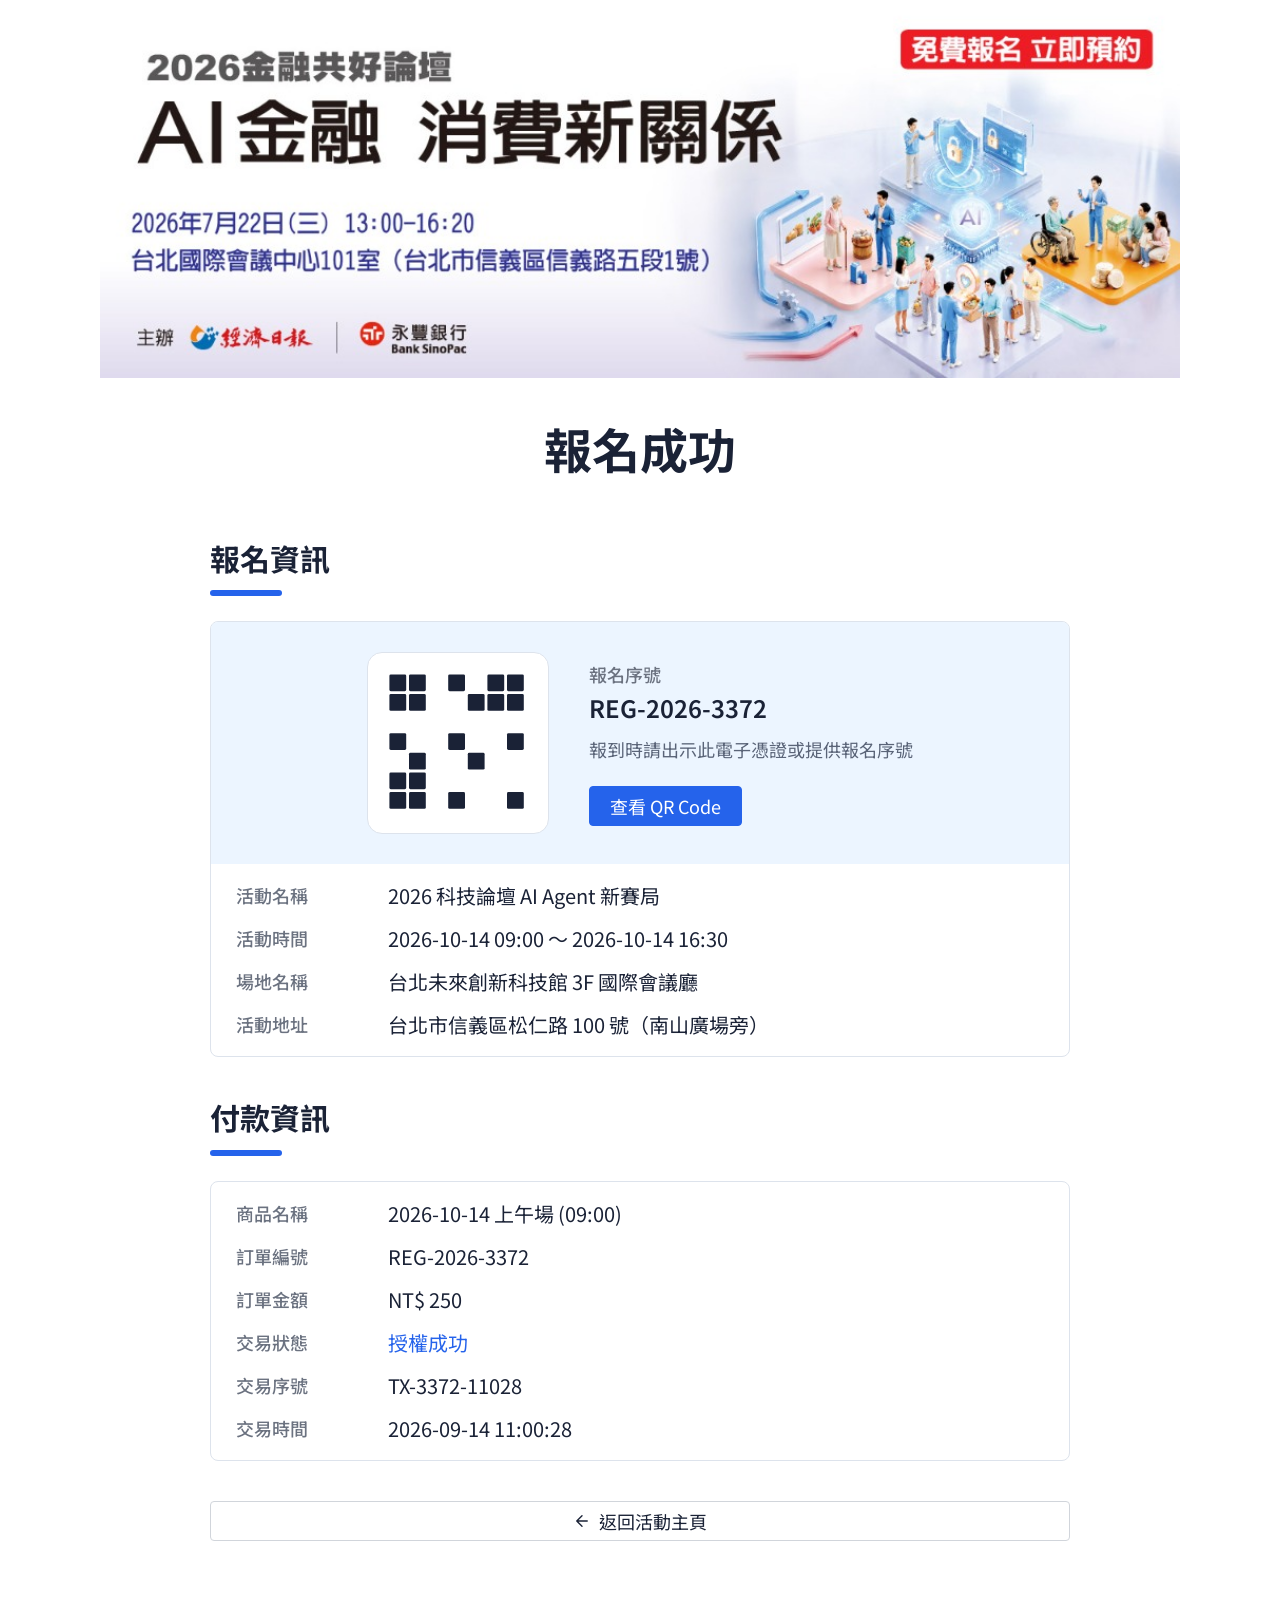
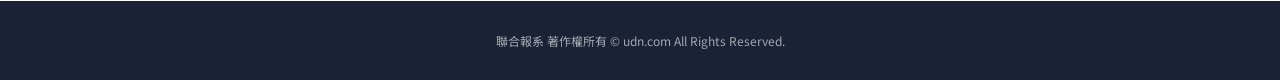
<file: success.html>
<!doctype html>
<html lang="zh-Hant-TW">
<head>
  <meta charset="UTF-8">
  <meta name="viewport" content="width=device-width, initial-scale=1.0">
  <title>報名成功 | 2026 科技論壇 AI Agent 新賽局</title>
  <meta name="description" content="查看 2026 科技論壇 AI Agent 新賽局報名資訊、付款資訊與電子憑證。">
  <link rel="icon" type="image/svg+xml" href="assets/favicon.svg">
  <link rel="preconnect" href="https://fonts.googleapis.com">
  <link rel="preconnect" href="https://fonts.gstatic.com" crossorigin>
  <link href="https://fonts.googleapis.com/css2?family=Noto+Sans+TC:wght@400;500;600;700&amp;display=swap" rel="stylesheet">
  <link rel="stylesheet" href="css/style.css">
  <script src="js/site.js" defer></script>
</head>
<body>
<div class="shell">

<div class="banner"><div class="banner__inner"><img src="assets/banner.jpg" alt="2026 科技論壇 AI Agent 新賽局" width="1024" height="358"></div></div>
<main class="container container--narrow shell__content">
<header class="hero"><h1>報名成功</h1></header>
<div class="success">
  <section class="success__registration-section">
    <h2>報名資訊</h2>
    <div class="card success__registration">
      <div class="success__credential">
        <div class="qr"><svg width="100" height="100" viewBox="0 0 100 100" fill="currentColor" role="img" aria-label="電子憑證 QR Code（示意）"><rect x="1" y="1" width="12" height="12" rx="1"/><rect x="15" y="1" width="12" height="12" rx="1"/><rect x="43" y="1" width="12" height="12" rx="1"/><rect x="71" y="1" width="12" height="12" rx="1"/><rect x="85" y="1" width="12" height="12" rx="1"/><rect x="1" y="15" width="12" height="12" rx="1"/><rect x="15" y="15" width="12" height="12" rx="1"/><rect x="57" y="15" width="12" height="12" rx="1"/><rect x="71" y="15" width="12" height="12" rx="1"/><rect x="85" y="15" width="12" height="12" rx="1"/><rect x="1" y="43" width="12" height="12" rx="1"/><rect x="43" y="43" width="12" height="12" rx="1"/><rect x="85" y="43" width="12" height="12" rx="1"/><rect x="15" y="57" width="12" height="12" rx="1"/><rect x="57" y="57" width="12" height="12" rx="1"/><rect x="1" y="71" width="12" height="12" rx="1"/><rect x="15" y="71" width="12" height="12" rx="1"/><rect x="1" y="85" width="12" height="12" rx="1"/><rect x="15" y="85" width="12" height="12" rx="1"/><rect x="43" y="85" width="12" height="12" rx="1"/><rect x="85" y="85" width="12" height="12" rx="1"/></svg></div>
        <div class="success__credential-details">
          <span class="label">報名序號</span>
          <strong class="success__registration-no">REG-2026-3372</strong>
          <p class="success__credential-hint">報到時請出示此電子憑證或提供報名序號</p>
          <button type="button" class="btn btn--primary btn--block" data-dialog-target="ticket">查看 QR Code</button>
        </div>
      </div>
      <div class="success__registration-info"><dl><div class="row"><dt class="label row__label">活動名稱</dt><dd class="row__value">2026 科技論壇 AI Agent 新賽局</dd></div><div class="row"><dt class="label row__label">活動時間</dt><dd class="row__value">2026-10-14 09:00 ～ 2026-10-14 16:30</dd></div><div class="row"><dt class="label row__label">場地名稱</dt><dd class="row__value">台北未來創新科技館 3F 國際會議廳</dd></div><div class="row"><dt class="label row__label">活動地址</dt><dd class="row__value">台北市信義區松仁路 100 號（南山廣場旁）</dd></div></dl></div>
    </div>
  </section>
  <section class="success__payment"><h2>付款資訊</h2><div class="card card--padded"><dl><div class="row"><dt class="label row__label">商品名稱</dt><dd class="row__value">2026-10-14 上午場 (09:00)</dd></div><div class="row"><dt class="label row__label">訂單編號</dt><dd class="row__value">REG-2026-3372</dd></div><div class="row"><dt class="label row__label">訂單金額</dt><dd class="row__value">NT$ 250</dd></div><div class="row"><dt class="label row__label">交易狀態</dt><dd class="row__value is-highlight">授權成功</dd></div><div class="row"><dt class="label row__label">交易序號</dt><dd class="row__value">TX-3372-11028</dd></div><div class="row"><dt class="label row__label">交易時間</dt><dd class="row__value">2026-09-14 11:00:28</dd></div></dl></div></section>
  </div>
<a class="btn btn--secondary btn--block" href="index.html"><svg class="icon" width="18" height="18" viewBox="0 0 24 24" fill="none" stroke="currentColor" stroke-width="1.8" stroke-linecap="round" stroke-linejoin="round" aria-hidden="true" focusable="false"><path d="M19 12H5M12 19l-7-7 7-7"/></svg>返回活動主頁</a>
<dialog class="modal modal--ticket" id="ticket" aria-labelledby="ticket-title">
  <div class="modal__dialog">
    <header class="modal__header"><p class="modal__title" id="ticket-title">電子憑證</p><button type="button" class="modal__close" data-dialog-close aria-label="關閉"><svg class="icon" width="18" height="18" viewBox="0 0 24 24" fill="none" stroke="currentColor" stroke-width="2" stroke-linecap="round" stroke-linejoin="round" aria-hidden="true" focusable="false"><path d="M6 18L18 6M6 6l12 12"/></svg></button></header>
    <div class="modal__body"><div class="ticket"><div class="qr"><svg width="180" height="180" viewBox="0 0 100 100" fill="currentColor" role="img" aria-label="電子憑證 QR Code（示意）"><rect x="1" y="1" width="12" height="12" rx="1"/><rect x="15" y="1" width="12" height="12" rx="1"/><rect x="43" y="1" width="12" height="12" rx="1"/><rect x="71" y="1" width="12" height="12" rx="1"/><rect x="85" y="1" width="12" height="12" rx="1"/><rect x="1" y="15" width="12" height="12" rx="1"/><rect x="15" y="15" width="12" height="12" rx="1"/><rect x="57" y="15" width="12" height="12" rx="1"/><rect x="71" y="15" width="12" height="12" rx="1"/><rect x="85" y="15" width="12" height="12" rx="1"/><rect x="1" y="43" width="12" height="12" rx="1"/><rect x="43" y="43" width="12" height="12" rx="1"/><rect x="85" y="43" width="12" height="12" rx="1"/><rect x="15" y="57" width="12" height="12" rx="1"/><rect x="57" y="57" width="12" height="12" rx="1"/><rect x="1" y="71" width="12" height="12" rx="1"/><rect x="15" y="71" width="12" height="12" rx="1"/><rect x="1" y="85" width="12" height="12" rx="1"/><rect x="15" y="85" width="12" height="12" rx="1"/><rect x="43" y="85" width="12" height="12" rx="1"/><rect x="85" y="85" width="12" height="12" rx="1"/></svg></div><span class="ticket__no">REG-2026-3372</span>
      <button type="button" class="btn btn--primary btn--block" data-print>列印</button></div></div>
    
  </div>
</dialog>
</main>
<footer class="footer">聯合報系 著作權所有 © udn.com All Rights Reserved.</footer>
</div>
</body>
</html>
</file>
<file: css/style.css>
/* =========================================================
   2026 科技論壇 AI Agent 新賽局 — 純 HTML + CSS 版
   由 Vue 專案（tokens / base / controls / 各元件 scoped 樣式）合併而成
   ========================================================= */

/* ---------- 設計 token ---------- */
:root {
  --color-white: #fff;
  --color-primary: #2563eb;
  --color-primary-action: #2563eb;
  --color-primary-hover: #2563eb;
  --color-primary-soft: #ecf5ff;

  --color-text: #1a2236;
  --color-text-muted: #5a6478;
  --color-label: #6b7280;
  --color-placeholder: #6b7280;

  --color-border: #dde3ec;
  --color-border-strong: #d1d5db;

  --color-surface: #f5f7fa;
  --color-surface-header: #f8fafc;
  --color-surface-map: #e8edf5;
  --color-dark: #1a2236;
  --color-on-dark-muted: rgb(255 255 255 / 0.6);

  --color-success: #137a38;
  --color-warning: #995400;
  --color-danger: #b91c1c;

  --font-sans: 'Noto Sans TC', -apple-system, BlinkMacSystemFont, 'Segoe UI', Roboto,
    'Helvetica Neue', Arial, 'PingFang TC', 'Microsoft JhengHei', sans-serif;

  --fs-body: 20px;
  --fs-control: 18px;
  --fs-small: 16px;
  --fs-logo: 14px;
  --fs-h1: 36px;
  --fs-h2: 26px;
  --fs-h3: 22px;
  --fs-label: 18px;

  --lh-body: 1.75;
  --lh-heading: 1.35;
  --lh-tight: 1.25;
  --lh-label: 1.5;

  --space-1: 5px;
  --space-2: 10px;
  --space-3: 15px;
  --space-4: 20px;
  --space-5: 25px;
  --space-6: 30px;
  --space-8: 40px;
  --space-10: 50px;
  --space-12: 60px;

  --radius-sm: 4px;
  --radius-md: 8px;
  --radius-lg: 15px;

  --shadow-sm: 0 1px 3px 0 rgb(0 0 0 / 0.1), 0 1px 2px -1px rgb(0 0 0 / 0.1);
  --shadow-lg: 0 10px 15px -3px rgb(0 0 0 / 0.1), 0 4px 6px -4px rgb(0 0 0 / 0.1);

  --header-height: 68px;
  --container-max: 1080px;
  --container-narrow: 860px;
  --control-height: 40px;
  --label-width: 136px;
  --label-gap: 8px;
  --label-content-gap: 16px;
  --field-error-gap: 4px;
}

@media (min-width: 768px) {
  :root {
    --fs-h1: 48px;
    --fs-h2: 30px;
    --fs-h3: 24px;
  }
}

/* ---------- Reset / 全站排版 ---------- */
*,
*::before,
*::after {
  box-sizing: border-box;
}

html {
  -webkit-text-size-adjust: 100%;
  scroll-padding-top: calc(var(--header-height) + var(--space-4));
}

body {
  margin: 0;
  background: var(--color-white);
  color: var(--color-text);
  font-family: var(--font-sans);
  font-size: var(--fs-body);
  line-height: var(--lh-body);
  -webkit-font-smoothing: antialiased;
  -moz-osx-font-smoothing: grayscale;
  text-rendering: optimizeLegibility;
}

h1, h2, h3, p, ul, dl, dd, figure { margin: 0; }
ul { padding: 0; list-style: none; }

h1 {
  font-size: var(--fs-h1);
  font-weight: 700;
  line-height: var(--lh-tight);
  letter-spacing: 0;
}

h2 {
  margin-bottom: var(--space-5);
  font-size: var(--fs-h2);
  font-weight: 700;
  line-height: var(--lh-heading);
  letter-spacing: 0;
}

h2::after {
  content: '';
  display: block;
  width: 72px;
  height: 6px;
  margin-top: 12px;
  border-radius: 999px;
  background: var(--color-primary);
}

h3 {
  margin-bottom: var(--space-4);
  font-size: var(--fs-h3);
  font-weight: 700;
  line-height: 1.4;
}

a { color: inherit; text-decoration: none; }
img { display: block; max-width: 100%; }
button, input, select { color: inherit; font: inherit; }
button { cursor: pointer; }
:focus-visible { outline: 2px solid var(--color-primary-action); outline-offset: 2px; }

svg.icon { flex-shrink: 0; }

/* ---------- 版面基元 ---------- */
.container {
  width: calc(100% - 48px);
  max-width: var(--container-max);
  margin-inline: auto;
}
.container--narrow { max-width: var(--container-narrow); }

@media (min-width: 640px) {
  .container { width: calc(100% - 96px); }
}

.label {
  color: var(--color-label);
  font-size: var(--fs-label);
  font-weight: 500;
  line-height: var(--lh-label);
}
.required-mark { color: var(--color-danger); }

/* 頁面外框：[導覽列] + Banner + 內容 + Footer */
.shell {
  display: flex;
  flex-direction: column;
  min-height: 100vh;
  background: var(--color-white);
}
.shell__content {
  flex: 1;
  padding-block: var(--space-8);
  padding-bottom: 60px;
}

/* ---------- 按鈕 ---------- */
.btn {
  display: inline-flex;
  align-items: center;
  justify-content: center;
  gap: 8px;
  height: var(--control-height);
  padding: 0 var(--space-4);
  border: 1px solid transparent;
  border-radius: var(--radius-sm);
  font-size: var(--fs-control);
  font-weight: 400;
  line-height: 1;
  white-space: nowrap;
  transition: background-color 0.15s, border-color 0.15s;
}
.btn--primary {
  background: var(--color-primary-action);
  border-color: var(--color-primary-action);
  color: var(--color-white);
}
.btn--primary:hover {
  background: var(--color-primary-hover);
  border-color: var(--color-primary-hover);
}
.btn--secondary {
  background: var(--color-white);
  border-color: var(--color-border-strong);
  color: var(--color-text);
}
.btn--secondary:hover { background: var(--color-surface); }
.btn--block { display: flex; width: 100%; }
.btn--icon { width: var(--control-height); padding: 0; }

.calendar-link {
  display: inline-flex;
  align-items: center;
  justify-content: center;
  padding: 0;
  border: 0;
  background: transparent;
  flex-shrink: 0;
}
.calendar-link .icon { display: block; width: 28px; height: 28px; }

/* ---------- 表單控制項 ---------- */
.control {
  width: 100%;
  height: var(--control-height);
  padding: 4px 11px;
  border: 1px solid var(--color-border);
  border-radius: var(--radius-sm);
  background: var(--color-white);
  color: var(--color-text);
  font-size: var(--fs-control);
  line-height: var(--lh-label);
  transition: border-color 0.15s, box-shadow 0.15s;
}
.control::placeholder { color: var(--color-placeholder); }
.control:hover { border-color: var(--color-primary-action); }
.control:focus {
  outline: none;
  border-color: var(--color-primary-action);
  box-shadow: 0 0 0 2px rgb(31 111 186 / 0.18);
}
/* 使用者操作過後才顯示錯誤外觀（瀏覽器原生驗證） */
.control:user-invalid,
.control:user-invalid:hover,
.control:user-invalid:focus { border-color: var(--color-danger); }
.control:user-invalid:focus { box-shadow: 0 0 0 2px rgb(220 38 38 / 0.1); }

select.control {
  padding-right: 36px;
  appearance: none;
  background-image: url("data:image/svg+xml,%3Csvg xmlns='http://www.w3.org/2000/svg' viewBox='0 0 24 24' fill='none' stroke='%235a6478' stroke-width='2' stroke-linecap='round' stroke-linejoin='round'%3E%3Cpath d='M19 9l-7 7-7-7'/%3E%3C/svg%3E");
  background-repeat: no-repeat;
  background-position: right 12px center;
  background-size: 12px;
}

.field__label { display: block; margin-bottom: var(--label-gap); }

.check {
  display: flex;
  align-items: flex-start;
  gap: 8px;
  min-height: var(--control-height);
  font-size: var(--fs-control);
  cursor: pointer;
}
.check input,
.option__choice input {
  -webkit-appearance: none;
  appearance: none;
  display: grid;
  place-content: center;
  flex-shrink: 0;
  width: 18px;
  height: 18px;
  border: 2px solid var(--color-border-strong);
  background: var(--color-white);
  cursor: pointer;
  transition: background-color 0.15s, border-color 0.15s, box-shadow 0.15s;
}
.check input { margin: 7px 0 0; border-radius: 3px; }
.check input::before {
  content: '';
  width: 4px;
  height: 8px;
  border: solid var(--color-white);
  border-width: 0 2px 2px 0;
  transform: rotate(45deg) scale(0);
  transition: transform 0.1s;
}
.check input:checked,
.option__choice input:checked {
  border-color: var(--color-primary-action);
  background: var(--color-primary-action);
}
.check input:checked::before { transform: rotate(45deg) scale(1); }
.check input:focus-visible,
.option__choice input:focus-visible {
  outline: none;
  box-shadow: 0 0 0 3px color-mix(in srgb, var(--color-primary-action) 22%, transparent);
}

/* ---------- 卡片 / 資訊列 / 狀態標籤 ---------- */
.card {
  overflow: hidden;
  background: var(--color-white);
  border: 1px solid var(--color-border);
  border-radius: var(--radius-md);
}
.card--padded {
  padding-block: var(--space-2);
  padding-inline: var(--space-5);
}

.row {
  display: flex;
  flex-direction: column;
  gap: var(--label-gap);
  padding-block: 4px;
}
.row__label { flex-shrink: 0; }
.row__value { min-width: 0; overflow-wrap: anywhere; }
.row__value.is-highlight,
.row__value a { color: var(--color-primary-action); }
.row__value a:hover { text-decoration: underline; }

@media (min-width: 768px) {
  .row {
    flex-direction: row;
    align-items: center;
    gap: var(--label-content-gap);
  }
  .row__label { width: var(--label-width); }
}

.tag {
  --tag-color: var(--color-primary-action);
  flex-shrink: 0;
  padding: 2px var(--space-2);
  border-radius: 999px;
  background: color-mix(in srgb, var(--tag-color) 9%, transparent);
  color: var(--tag-color);
  font-size: var(--fs-control);
  font-weight: 600;
  line-height: var(--lh-label);
}
.tag--success { --tag-color: var(--color-success); }
.tag--warning { --tag-color: var(--color-warning); }
.tag--danger  { --tag-color: var(--color-danger); }

/* ---------- 彈窗 ---------- */
.modal {
  width: min(520px, calc(100% - 32px));
  max-height: calc(100% - 32px);
  padding: 0;
  overflow: visible;
  border: 0;
  border-radius: var(--radius-md);
  background: transparent;
  color: var(--color-text);
}
.modal::backdrop { background: rgb(0 0 0 / 0.45); }
.modal__dialog {
  position: relative;
  max-height: calc(100vh - 32px);
  overflow: auto;
  padding: var(--space-5) var(--space-6);
  border-radius: var(--radius-md);
  background: var(--color-white);
  color: var(--color-text);
  box-shadow:
    0 6px 16px 0 rgb(0 0 0 / 0.08),
    0 3px 6px -4px rgb(0 0 0 / 0.12),
    0 9px 28px 8px rgb(0 0 0 / 0.05);
}
.modal--ticket { width: min(400px, calc(100% - 32px)); }
.modal__header {
  display: flex;
  align-items: flex-start;
  justify-content: space-between;
  gap: var(--space-3);
  margin-bottom: var(--space-3);
}
.modal__title {
  font-size: var(--fs-h3);
  font-weight: 700;
  line-height: 1.4;
}
.modal__close {
  display: inline-flex;
  align-items: center;
  justify-content: center;
  flex-shrink: 0;
  width: 32px;
  height: 32px;
  padding: 0;
  border: 0;
  border-radius: var(--radius-sm);
  background: transparent;
  color: var(--color-text-muted);
}
.modal__close:hover { background: var(--color-surface); color: var(--color-text); }
.modal__footer {
  display: flex;
  justify-content: flex-end;
  gap: var(--space-2);
  margin-top: var(--space-6);
}

/* ---------- 導覽列 ---------- */
.navbar {
  position: sticky;
  top: 0;
  z-index: 50;
  background: var(--color-white);
  border-bottom: 1px solid var(--color-border);
  box-shadow: var(--shadow-sm);
}
.navbar__bar {
  display: flex;
  align-items: center;
  justify-content: space-between;
  height: var(--header-height);
}
.navbar__links { display: none; }
.navbar__links a { white-space: nowrap; flex-shrink: 0; }
.navbar__links a,
.navbar__panel a { font-weight: 400; transition: color 0.15s; }
.navbar__links a:hover { color: var(--color-primary-action); }

/* 目前章節：標記不占版面空間，避免導覽切換時跳動。 */
.navbar__links a,
.navbar__panel > a { position: relative; width: fit-content; }
.navbar__links a[aria-current="location"],
.navbar__panel > a[aria-current="location"] { color: var(--color-primary-action); }
.navbar__links a[aria-current="location"]::after,
.navbar__panel > a[aria-current="location"]::after {
  content: '';
  position: absolute;
  left: 50%;
  bottom: -5px;
  width: 24px;
  height: 2px;
  border-radius: 999px;
  background: currentColor;
  transform: translateX(-50%);
}

/* 收合導覽（小於 1024px，含平板與窄視窗） */
.navbar__menu {
  display: inline-flex;
  align-items: center;
  justify-content: center;
  width: var(--control-height);
  height: var(--control-height);
  padding: 0;
  border: 0;
  border-radius: var(--radius-sm);
  background: transparent;
  cursor: pointer;
}
.navbar__menu .icon-close { display: none; }
.navbar__menu[aria-expanded="true"] .icon-menu { display: none; }
.navbar__menu[aria-expanded="true"] .icon-close { display: block; }

.navbar__actions {
  display: flex;
  align-items: center;
  justify-content: flex-end;
  gap: var(--space-2);
}
.navbar__lang { display: none; }

.navbar__panel-wrap {
  border-top: 1px solid var(--color-border);
  background: var(--color-white);
}
.navbar__panel {
  display: flex;
  flex-direction: column;
  gap: var(--space-4);
  padding-block: var(--space-4);
}
.navbar__panel-lang {
  padding-top: var(--space-2);
  border-top: 1px solid var(--color-border);
}

@media (min-width: 1024px) {
  .navbar__links { display: flex; align-items: center; gap: 32px; }
  .navbar__menu,
  .navbar__panel-wrap { display: none; }
  .navbar__actions { gap: var(--space-3); }
  .navbar__lang { display: block; }
}

/* 語系選單（<details>） */
.lang { position: relative; }
.lang summary { list-style: none; }
.lang summary::-webkit-details-marker { display: none; }
.lang__trigger {
  display: inline-flex;
  align-items: center;
  gap: 6px;
  height: var(--control-height);
  padding: 0 12px;
  border: 1px solid var(--color-border);
  border-radius: var(--radius-sm);
  background: var(--color-white);
  color: var(--color-text-muted);
  cursor: pointer;
  transition: background-color 0.15s, color 0.15s;
}
.lang__trigger:hover { background: var(--color-surface); color: var(--color-primary-action); }
.lang__current { font-size: var(--fs-control); font-weight: 500; }
.lang__chevron { transition: transform 0.15s; }
.lang[open] .lang__chevron { transform: rotate(180deg); }
.lang__menu {
  position: absolute;
  top: 100%;
  right: 0;
  z-index: 50;
  min-width: 90px;
  margin-top: var(--space-1);
  overflow: hidden;
  background: var(--color-white);
  border: 1px solid var(--color-border);
  border-radius: var(--radius-sm);
  box-shadow: var(--shadow-lg);
}
.navbar__panel .lang__menu { right: auto; left: 0; }
.lang__option {
  display: block;
  width: 100%;
  padding: var(--space-2) 16px;
  font-size: var(--fs-control);
}
.lang__option:hover { background: var(--color-surface); }
.lang__option.is-active {
  background: var(--color-primary-soft);
  color: var(--color-primary-action);
  font-weight: 600;
}

/* ---------- Banner / Footer / 頁面標題 ---------- */
.banner { display: flex; justify-content: center; background: var(--color-white); }
.banner__inner { width: 100%; max-width: var(--container-max); }
.banner img {
  width: 100%;
  height: auto;
  max-height: 448px;
  aspect-ratio: 1024 / 358;
  object-fit: cover;
}

.footer {
  padding: var(--space-6) var(--space-4);
  background: var(--color-dark);
  color: var(--color-on-dark-muted);
  font-size: 12px;
  line-height: 1.6;
  text-align: center;
}

.hero {
  display: flex;
  flex-direction: column;
  align-items: center;
  margin-bottom: var(--space-10);
  text-align: center;
}
.hero h1 { margin-bottom: var(--space-2); }
/* ---------- 首頁 ---------- */
.home__title { padding-block: var(--space-8); text-align: center; }
.event-status { margin: 12px 0 0; color: #4b5d75; font-size: 18px; font-weight: 400; }
.event-status[hidden] { display: none; }
.navbar__actions .btn[aria-disabled="true"],
.navbar__actions .btn[aria-disabled="true"]:hover { background: #e8edf3; border-color: #d1d5db; color: #5a6478; cursor: not-allowed; }
.status-preview-wrap { padding-block: 12px; }
.status-preview { display: flex; align-items: center; flex-wrap: wrap; gap: 10px; color: var(--color-text-muted); font-size: 14px; }
.status-preview summary { cursor: pointer; width: fit-content; }
.status-preview label { display: inline-block; }
.status-preview select { max-width: 100%; padding: 8px 12px; border: 1px solid var(--color-border-strong); border-radius: var(--radius-sm); background: var(--color-white); color: var(--color-text); font: inherit; }
.status-preview p { flex-basis: 100%; margin: 0; font-size: 12px; }
@media (max-width: 767px) {
  .status-preview select { flex: 1; min-width: 0; }
  .status-preview label { display: none; }
}
.home__main {
  flex: 1;
  padding-top: var(--space-12);
  padding-bottom: 120px;
}
.home__sections { display: flex; flex-direction: column; gap: var(--space-12); }

.info-list {
  display: flex;
  flex-direction: column;
  align-items: stretch;
}
.info-list__secondary {
  margin-top: 28px;
  padding-top: 28px;
  border-top: 1px solid var(--color-border);
}
.info-list__secondary:empty,
.info-list__secondary[hidden],
.info-list__secondary:not(:has(> div:not([hidden]))) {
  display: none;
}
.info-line__icon {
  flex: 0 0 22px;
  width: 22px;
  height: 22px;
  color: var(--color-primary);
}
.fields { display: flex; flex-direction: column; gap: 22px; }
.fields > div {
  display: flex;
  flex-direction: column;
  align-items: flex-start;
}
.fields .label {
  display: inline-flex;
  align-items: center;
  gap: 8px;
  margin-bottom: var(--label-gap);
}
.fields dd {
  width: 100%;
  color: var(--color-text);
  font-size: var(--fs-body);
  overflow-wrap: anywhere;
}
.schedule { display: flex; flex-wrap: wrap; align-items: center; gap: 12px; }

.intro { display: flex; flex-direction: column; gap: var(--space-6); }

.location { display: flex; flex-direction: column; gap: var(--space-5); }
.location__fields {
  display: flex;
  flex-direction: column;
  align-items: flex-start;
  justify-content: space-between;
  gap: var(--space-4);
  font-size: var(--fs-body);
}
.location__venue {
  font-weight: 600;
}
.location__address {
  margin-top: 4px;
  color: var(--color-text-muted);
}
.location__map {
  position: relative;
  min-height: 360px;
  overflow: hidden;
  background: var(--color-surface-map);
  border: 1px solid var(--color-border);
  border-radius: var(--radius-lg);
  box-shadow: var(--shadow-sm);
}
.location__map iframe { position: absolute; inset: 0; width: 100%; height: 100%; border: 0; }
@media (min-width: 768px) {
  .fields > div {
    display: grid;
    grid-template-columns: var(--label-width) minmax(0, 1fr);
    align-items: center;
    column-gap: var(--label-content-gap);
  }
  .fields .label { margin-bottom: 0; }
  .location__fields {
    flex-direction: row;
    align-items: center;
  }
}

.groups { display: flex; flex-direction: column; gap: var(--space-8); }
.grid { display: grid; gap: var(--space-4); grid-template-columns: 1fr; }
.grid > li { min-width: 0; }
@media (min-width: 768px)  { .grid { grid-template-columns: repeat(2, 1fr); } }
@media (min-width: 1024px) { .grid { grid-template-columns: repeat(4, 1fr); } }

.org {
  display: flex;
  flex-direction: column;
  align-items: flex-start;
  gap: var(--space-3);
  height: 100%;
  padding: var(--space-5);
  background: var(--color-white);
  border: 1px solid var(--color-border);
  border-radius: var(--radius-lg);
  box-shadow: none;
}
.org:hover { box-shadow: none; }
.org__logo {
  display: inline-flex;
  flex-shrink: 0;
  align-items: center;
  justify-content: center;
  height: 50px;
  max-width: 100%;
  border-radius: var(--radius-md);
  color: var(--color-white);
  font-size: var(--fs-logo);
  font-weight: 700;
  letter-spacing: 0.025em;
}
.org__logo--square {
  width: 50px;
}
.org__logo--wide {
  width: auto;
  min-width: 96px;
  padding-inline: var(--space-4);
}
.org__logo img {
  width: auto;
  max-width: 100%;
  height: 100%;
  object-fit: contain;
}
.org__name {
  display: -webkit-box;
  overflow: hidden;
  font-size: var(--fs-control);
  font-weight: 400;
  -webkit-box-orient: vertical;
  -webkit-line-clamp: 2;
  line-clamp: 2;
}

/* 後台只提供公司名稱時，自動改為頓號分隔的文字名單。 */
.grid--names,
.grid:not(:has(.org__logo)) {
  display: flex;
  flex-wrap: wrap;
  gap: 0;
}
.grid--names > li,
.grid:not(:has(.org__logo)) > li {
  display: inline-flex;
  align-items: baseline;
}
.grid--names > li:not(:last-child)::after,
.grid:not(:has(.org__logo)) > li:not(:last-child)::after {
  content: '、';
}
.grid--names .org,
.grid:not(:has(.org__logo)) .org {
  display: inline;
  height: auto;
  padding: 0;
  border: 0;
  border-radius: 0;
  box-shadow: none;
}
.grid--names .org:hover,
.grid:not(:has(.org__logo)) .org:hover { box-shadow: none; }
.grid--names .org__name,
.grid:not(:has(.org__logo)) .org__name {
  display: inline;
  overflow: visible;
  -webkit-line-clamp: unset;
  line-clamp: unset;
}

/* ---------- 報名入口 ---------- */
.register { display: flex; flex-direction: column; align-items: center; }
.register h1 { margin-bottom: var(--space-12); text-align: center; }
.register__actions {
  display: flex;
  flex-direction: column;
  gap: var(--space-3);
  width: 100%;
  max-width: 480px;
}
.divider {
  display: flex;
  align-items: center;
  gap: var(--space-4);
  margin-block: var(--space-1);
  color: var(--color-text-muted);
  font-size: var(--fs-control);
}
.divider::before,
.divider::after { content: ''; flex: 1; height: 1px; background: var(--color-border); }

/* ---------- 報名表單 ---------- */
.form { display: flex; flex-direction: column; gap: var(--space-6); }
.privacy { margin-top: var(--space-4); }
.privacy__box {
  height: 280px;
  margin-bottom: var(--space-4);
  padding: var(--space-4);
  overflow-y: auto;
  border: 1px solid var(--color-border);
  border-radius: var(--radius-lg);
  color: var(--color-text-muted);
  font-size: var(--fs-small);
}

/* ---------- 付款 ---------- */
.payment-greeting {
  max-width: 100%;
  color: var(--color-text-muted);
  overflow-wrap: anywhere;
}
.payment-methods {
  margin-top: var(--space-6);
  color: var(--color-text-muted);
  font-size: var(--fs-small);
  text-align: center;
}
.payment-methods__list {
  display: flex;
  flex-wrap: wrap;
  justify-content: center;
  gap: 8px;
  margin-top: var(--space-2);
}
.payment-method {
  position: relative;
  display: inline-flex;
  cursor: pointer;
}
.payment-method input {
  position: absolute;
  width: 1px;
  height: 1px;
  opacity: 0;
}
.payment-method span {
  display: block;
  padding: 2px var(--space-2);
  border: 1px solid transparent;
  border-radius: 999px;
  background: var(--color-primary-soft);
  color: var(--color-primary-action);
  font-size: var(--fs-control);
  line-height: var(--lh-label);
}
.payment-method:hover span { border-color: var(--color-primary-action); }
.payment-method input:checked + span {
  background: var(--color-primary-action);
  color: var(--color-white);
  border-color: var(--color-primary-action);
}
.payment-method input:focus-visible + span {
  outline: 2px solid var(--color-primary-action);
  outline-offset: 3px;
}
.payment-info__deadline { color: var(--color-danger); }
.payment-info__notice { margin-block: var(--space-4) var(--space-6); color: var(--color-text-muted); }
.payment-info__demo { margin-top: var(--space-4); color: var(--color-text-muted); font-size: var(--fs-small); }
.payment-info [hidden] { display: none; }
.block { margin-bottom: var(--space-8); }
.payment-event {
  margin-bottom: var(--space-3);
  color: var(--color-text-muted);
  font-size: var(--fs-body);
}
.option {
  display: flex;
  flex-direction: column;
  gap: var(--space-2);
  padding: var(--space-5) var(--space-6);
  cursor: pointer;
  transition: background-color 0.15s;
}
.option + .option { border-top: 1px solid var(--color-border); }
.option:hover { background: var(--color-surface); }
.option__content { min-width: 0; }
.option__description {
  display: block;
  margin-top: var(--space-2);
  margin-left: 26px;
  color: var(--color-text-muted);
  font-size: var(--fs-control);
  line-height: 1.6;
  white-space: pre-line;
  overflow-wrap: anywhere;
}
.option__description:empty { display: none; }
.option__choice { display: flex; align-items: center; gap: 8px; }
.option__choice input {
  margin: 0;
  border-radius: 50%;
}
.option__choice input::before {
  content: '';
  width: 6px;
  height: 6px;
  border-radius: 50%;
  background: var(--color-white);
  transform: scale(0);
  transition: transform 0.1s;
}
.option__choice input:checked::before { transform: scale(1); }
.option__price { color: var(--color-primary-action); font-weight: 500; flex-shrink: 0; }
.actions { display: flex; flex-direction: column; gap: var(--space-3); }
@media (min-width: 640px) {
  .option { flex-direction: row; align-items: center; justify-content: space-between; }
  .option__price { margin-left: var(--space-8); }
}

/* ---------- 成功頁 ---------- */
.success { display: flex; flex-direction: column; gap: var(--space-8); margin-bottom: var(--space-8); }
.success__registration-section,
.success__payment { min-width: 0; }
.success__credential {
  display: flex;
  flex-direction: column;
  align-items: center;
  gap: var(--space-4);
  padding: var(--space-5);
  background: var(--color-primary-soft);
}
.success__credential .qr { width: fit-content; }
.success__credential .qr svg { width: 140px; height: 140px; }
.success__credential-details {
  display: flex;
  flex-direction: column;
  align-items: center;
  width: min(100%, 320px);
}
.success__registration-no {
  margin-top: 4px;
  font-size: var(--fs-h3);
  font-weight: 600;
  line-height: var(--lh-heading);
}
.success__credential-hint {
  margin: var(--space-2) 0 var(--space-4);
  color: var(--color-text-muted);
  font-size: var(--fs-control);
  text-align: center;
}
.success__registration-info { padding: var(--space-2) var(--space-5); }
.success__payment[hidden] { display: none; }
@media (min-width: 768px) {
  .success__credential {
    flex-direction: row;
    align-items: center;
    justify-content: center;
    gap: var(--space-8);
    padding: var(--space-6);
  }
  .success__credential-details { align-items: flex-start; width: auto; min-width: 240px; }
  .success__credential-hint { text-align: left; }
  .success__credential-details .btn { width: auto; }
}

/* ---------- QR Code（示意）/ 電子憑證 ---------- */
.qr {
  display: flex;
  justify-content: center;
  padding: var(--space-4);
  background: var(--color-white);
  border: 1px solid var(--color-border);
  border-radius: var(--radius-lg);
  color: var(--color-text);
}
.ticket { display: flex; flex-direction: column; align-items: center; gap: var(--space-5); padding-top: var(--space-2); }
.ticket__no { font-weight: 500; letter-spacing: 0.05em; }

/* ---------- 報名查詢 ---------- */
.query { display: flex; flex-direction: column; align-items: center; }
.query__inner { width: 100%; max-width: 480px; }
.query__fields { display: flex; flex-direction: column; gap: var(--space-5); }
.query__phone-row { display: flex; flex-direction: column; gap: var(--space-2); }
.query__phone-field { flex: 1; min-width: 0; }
.query__phone-row .control { min-width: 0; }
.field-error {
  display: none;
  margin-top: var(--field-error-gap);
  color: var(--color-danger);
  font-size: var(--fs-small);
  line-height: var(--lh-label);
}
.control:user-invalid + .field-error { display: block; }
.query__send { width: 100%; }
.query__send .is-sent { display: none; }

/* 驗證碼區塊：手機號碼通過驗證並送出後顯示 */
.query__otp { flex-direction: column; gap: var(--space-5); }
.query__otp:not([hidden]) { display: flex; }
.query__send:disabled {
  background: var(--color-surface);
  border-color: var(--color-border-strong);
  color: var(--color-text-muted);
  cursor: not-allowed;
}
.query__fields.is-otp-sent .query__send .is-idle { display: none; }
.query__fields.is-otp-sent .query__send .is-sent { display: inline; }

@media (min-width: 640px) {
  .query__phone-row { flex-direction: row; align-items: flex-start; }
  .query__send { flex-shrink: 0; width: auto; }
}

/* ---------- 查詢結果 ---------- */
.summary { display: flex; align-items: center; justify-content: space-between; margin-bottom: var(--space-5); }
.summary__count { color: var(--color-primary-action); }
.summary__again {
  display: inline-flex;
  align-items: center;
  gap: 6px;
  color: var(--color-primary-action);
  font-size: var(--fs-control);
}
.results { display: flex; flex-direction: column; gap: var(--space-4); margin-bottom: var(--space-8); }
.result__head {
  display: flex;
  align-items: center;
  justify-content: space-between;
  gap: var(--space-3);
  padding: var(--space-3) var(--space-5);
  background: var(--color-surface-header);
}
.result__no {
  color: var(--color-text-muted);
  font-size: var(--fs-control);
  white-space: nowrap;
}
.result__body { display: flex; flex-direction: column; gap: 16px; padding: 16px var(--space-4); }
.result__info { flex: 1; min-width: 0; }
.result__info .row {
  display: grid;
  grid-template-columns: 96px minmax(0, 1fr);
  align-items: center;
  gap: 12px;
}
.result__info .row__label { width: auto; }
.result__action {
  display: flex;
  align-items: center;
  flex-shrink: 0;
}
.result__action .btn { width: 100%; }
@media (min-width: 640px) {
  .result__body { flex-direction: row; align-items: center; gap: var(--space-5); }
  .result__info .row { grid-template-columns: 112px minmax(0, 1fr); }
  .result__action .btn { width: auto; }
}

@media (forced-colors: active) {
  .check input,
  .option__choice input {
    -webkit-appearance: auto;
    appearance: auto;
  }
}

/* ---------- 列印：只印開啟中的電子憑證 ---------- */
@media print {
  .modal[open] { position: static; padding: 0; display: block; }
  .modal[open] .modal__close,
  .modal[open] .btn { display: none; }
  .modal[open] .modal__dialog { box-shadow: none; }
  body:has(.modal[open]) .shell > :not(.shell__content),
  body:has(.modal[open]) .shell__content > :not(.modal) { display: none; }
}
</file>
